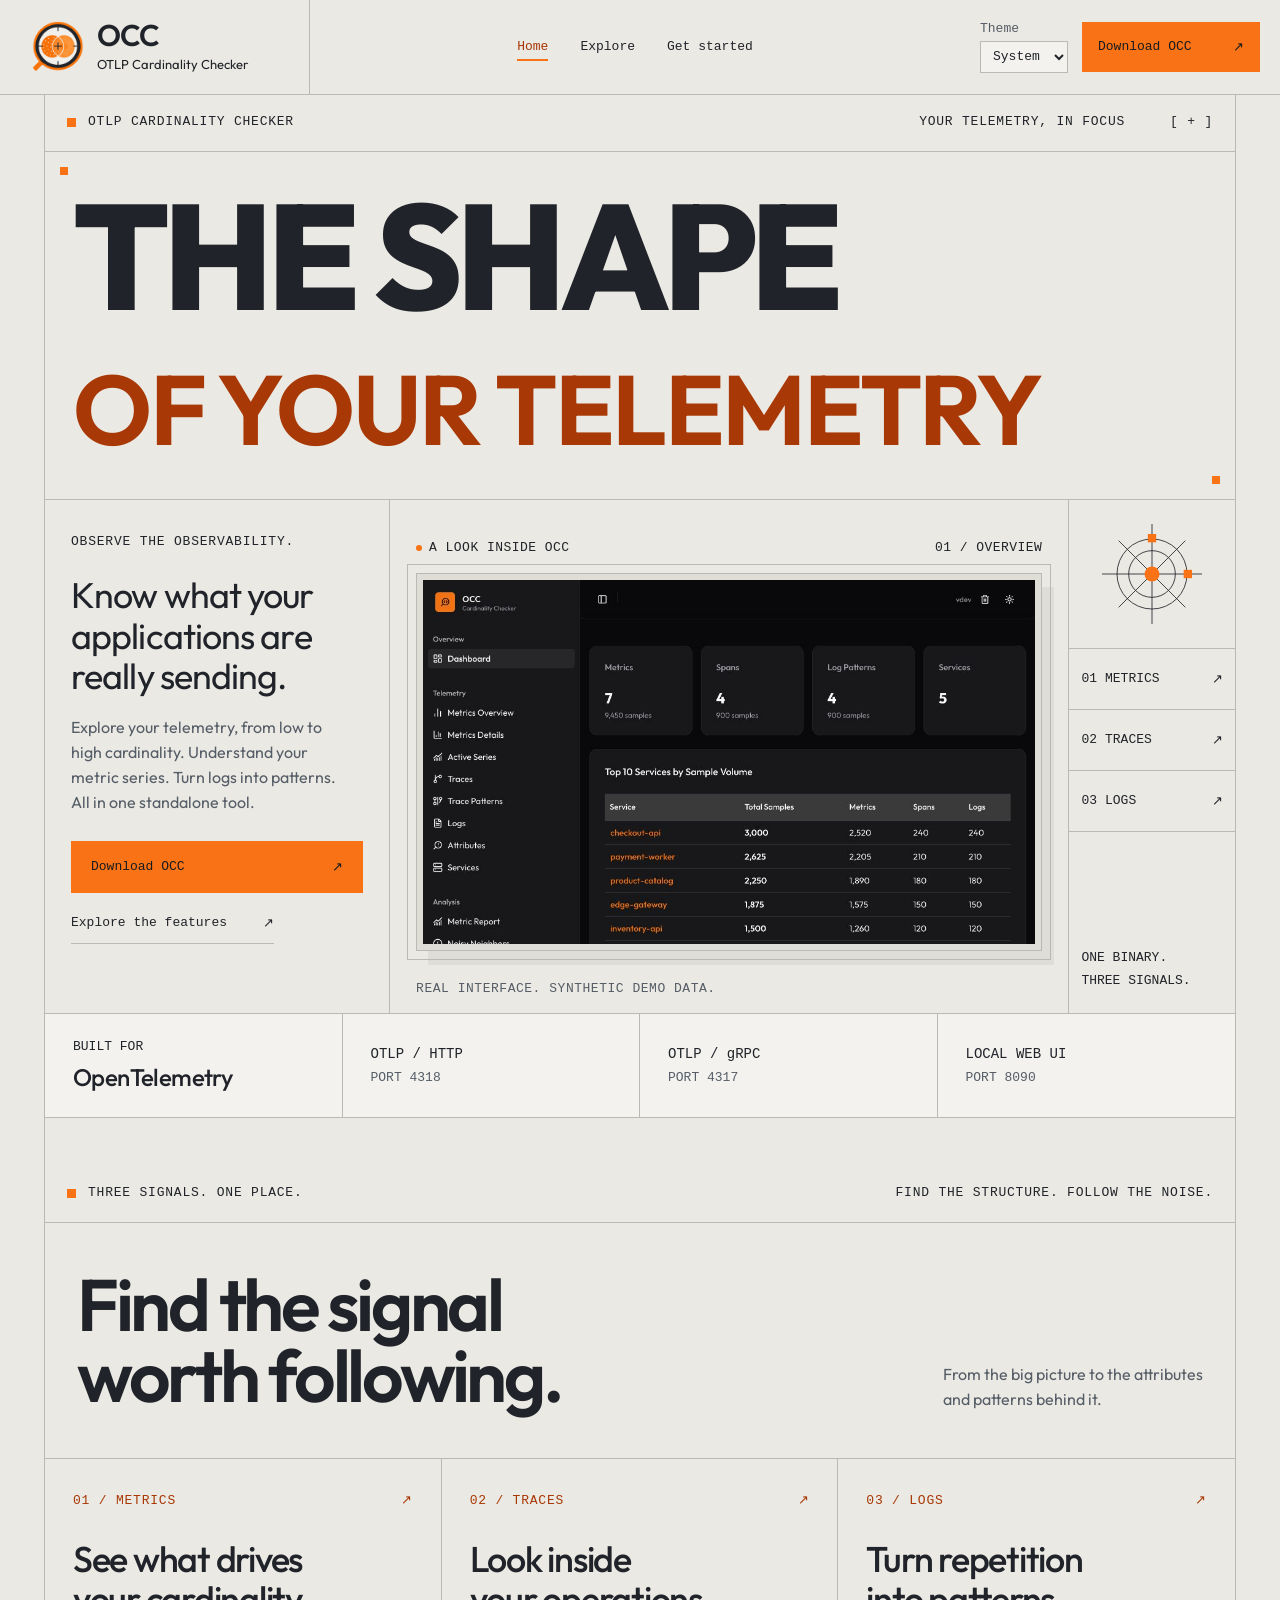
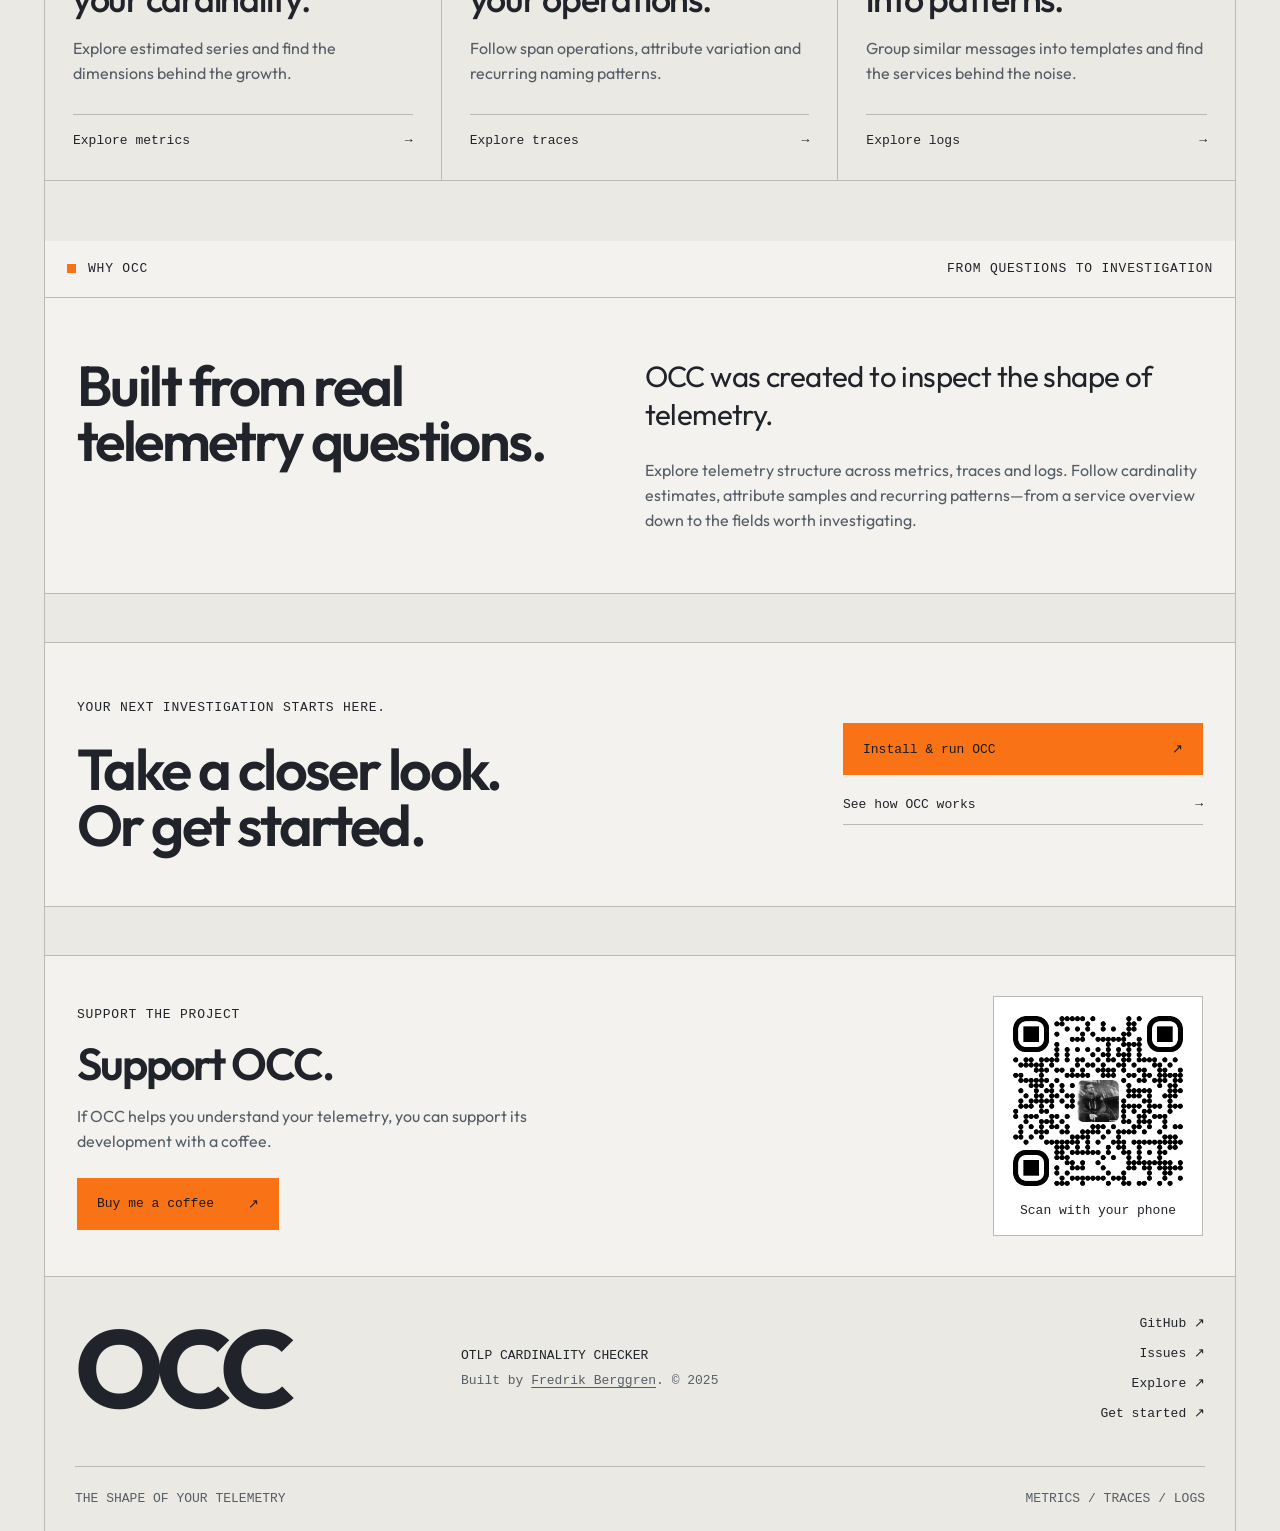
<file: index.html>
<!doctype html>
<html lang="en">
<head>
  <meta charset="utf-8">
  <meta name="viewport" content="width=device-width, initial-scale=1">
  <meta http-equiv="Content-Security-Policy" content="default-src 'none'; script-src 'self'; style-src 'self'; img-src 'self'; font-src 'self'; connect-src https://api.github.com; base-uri 'none'; object-src 'none'; form-action 'none'">
  <meta name="referrer" content="no-referrer">
  <meta name="theme-color" content="#ebe9e3">
  <meta name="description" content="Meet OCC: a standalone tool to explore OpenTelemetry metrics, traces and logs. Understand cardinality, inspect attributes and find the noise in your telemetry.">
  <meta property="og:title" content="OCC — The shape of your telemetry.">
  <meta property="og:description" content="Meet OCC: a standalone tool to explore OpenTelemetry metrics, traces and logs. Understand cardinality, inspect attributes and find the noise in your telemetry.">
  <meta property="og:type" content="website">
  <title>OCC — The shape of your telemetry.</title>
  <link rel="icon" type="image/png" sizes="64x64" href="assets/favicon.png?v=20261021-brand">
  <link rel="preload" href="assets/fonts/outfit-latin.woff2" as="font" type="font/woff2" crossorigin>
  <script src="theme.js"></script>
  <link rel="stylesheet" href="styles.css?v=20261021-support">
  <script src="app.js?v=20261021-pages" defer></script>
</head>
<body class="home-page" data-page="home">
  <a class="skip-link" href="#main">Skip to content</a>
  <header class="site-header">
    <a class="brand" href="index.html" aria-label="OCC home">
      <img class="brand-mark" src="assets/logo-mark.png" width="52" height="52" alt="" aria-hidden="true">
      <span>OCC<small>OTLP Cardinality Checker</small></span>
    </a>
    <nav aria-label="Main navigation">
      <a href="index.html" aria-current="page">Home</a><a href="explore.html">Explore</a><a href="get-started.html">Get started</a>
    </nav>
    <div class="header-actions"><label class="theme-picker" for="theme-select">Theme<select id="theme-select" aria-label="Color theme"><option value="system">System</option><option value="light">Light</option><option value="dark">Dark</option></select></label><a class="header-download" href="get-started.html#download">Download OCC <span aria-hidden="true">↗</span></a></div>
  </header>

  <main id="main" class="page-shell">
    <section class="hero" aria-labelledby="hero-title">
      <div class="section-rail"><span><i class="square"></i> OTLP CARDINALITY CHECKER</span><span class="rail-right">YOUR TELEMETRY, IN FOCUS <span aria-hidden="true">[ + ]</span></span></div>
      <div class="hero-title-wrap"><h1 id="hero-title">THE SHAPE<br><span>OF YOUR TELEMETRY</span></h1><span class="registration top-left" aria-hidden="true"></span><span class="registration bottom-right" aria-hidden="true"></span></div>
      <div class="hero-body">
        <div class="hero-intro"><p class="eyebrow">OBSERVE THE OBSERVABILITY.</p><p class="hero-description">Know what your<br class="desktop-break"> applications are<br class="desktop-break"> really sending.</p><p class="body-copy">Explore your telemetry, from low to high cardinality. Understand your metric series. Turn logs into patterns. All in one standalone tool.</p><a class="button button-orange" href="get-started.html#download">Download OCC <span aria-hidden="true">↗</span></a><a class="text-link" href="explore.html">Explore the features <span aria-hidden="true">↗</span></a></div>
        <figure class="hero-product"><div class="image-label"><span><i class="live-dot"></i> A LOOK INSIDE OCC</span><span>01 / OVERVIEW</span></div><div class="screen-frame"><img src="assets/dashboard.jpg" alt="OCC dashboard showing metrics, spans, log patterns and five services with synthetic demo telemetry" width="997" height="1194" fetchpriority="high"></div><figcaption>REAL INTERFACE. SYNTHETIC DEMO DATA.</figcaption></figure>
        <aside class="hero-index" aria-label="Supported telemetry signals"><div class="scope-symbol" aria-hidden="true"><svg viewBox="0 0 120 120"><g fill="none" stroke="currentColor"><circle cx="60" cy="60" r="42"/><circle cx="60" cy="60" r="28"/><path d="M0 60h120M60 0v120M20 20l80 80M20 100l80-80"/></g><g fill="#f97316"><circle cx="60" cy="60" r="9"/><rect x="55" y="12" width="10" height="10"/><rect x="98" y="55" width="10" height="10"/></g></svg></div><a href="explore.html#metrics">01 <span>METRICS</span> ↗</a><a href="explore.html#traces">02 <span>TRACES</span> ↗</a><a href="explore.html#logs">03 <span>LOGS</span> ↗</a><div class="index-foot">ONE BINARY.<br>THREE SIGNALS.</div></aside>
      </div>
      <div class="protocol-strip"><span>BUILT FOR<br><strong>OpenTelemetry</strong></span><span><b>OTLP / HTTP</b><small>PORT 4318</small></span><span><b>OTLP / gRPC</b><small>PORT 4317</small></span><span><b>LOCAL WEB UI</b><small>PORT 8090</small></span></div>
    </section>

    <section class="home-preview" aria-labelledby="preview-title">
      <div class="section-rail"><span><i class="square"></i> THREE SIGNALS. ONE PLACE.</span><span class="rail-right">FIND THE STRUCTURE. FOLLOW THE NOISE.</span></div>
      <div class="section-heading"><h2 id="preview-title">Find the signal<br>worth following.</h2><p>From the big picture to the attributes<br>and patterns behind it.</p></div>
      <div class="preview-grid">
        <a class="preview-card" href="explore.html#metrics"><span class="eyebrow">01 / METRICS <span aria-hidden="true">↗</span></span><h3>See what drives<br>your cardinality.</h3><p>Explore estimated series and find the dimensions behind the growth.</p><span class="preview-link">Explore metrics <span aria-hidden="true">→</span></span></a>
        <a class="preview-card" href="explore.html#traces"><span class="eyebrow">02 / TRACES <span aria-hidden="true">↗</span></span><h3>Look inside<br>your operations.</h3><p>Follow span operations, attribute variation and recurring naming patterns.</p><span class="preview-link">Explore traces <span aria-hidden="true">→</span></span></a>
        <a class="preview-card" href="explore.html#logs"><span class="eyebrow">03 / LOGS <span aria-hidden="true">↗</span></span><h3>Turn repetition<br>into patterns.</h3><p>Group similar messages into templates and find the services behind the noise.</p><span class="preview-link">Explore logs <span aria-hidden="true">→</span></span></a>
      </div>
    </section>

    <section id="why-occ" class="story-section" aria-labelledby="story-title">
      <div class="section-rail"><span><i class="square"></i> WHY OCC</span><span class="rail-right">FROM QUESTIONS TO INVESTIGATION</span></div>
      <div class="story-content">
        <h2 id="story-title">Built from real telemetry questions.</h2>
        <div><p class="story-lead">OCC was created to inspect the shape of telemetry.</p><p class="story-description">Explore telemetry structure across metrics, traces and logs. Follow cardinality estimates, attribute samples and recurring patterns—from a service overview down to the fields worth investigating.</p></div>
      </div>
    </section>

    <section class="next-steps" aria-labelledby="next-title">
      <div><span class="eyebrow">YOUR NEXT INVESTIGATION STARTS HERE.</span><h2 id="next-title">Take a closer look.<br>Or get started.</h2></div>
      <div class="next-step-actions"><a class="button button-orange" href="get-started.html">Install &amp; run OCC <span aria-hidden="true">↗</span></a><a class="text-link" href="explore.html#workflow">See how OCC works <span aria-hidden="true">→</span></a></div>
    </section>

    <aside id="support" class="support-section" aria-labelledby="support-title">
      <div class="support-copy"><span class="eyebrow">SUPPORT THE PROJECT</span><h2 id="support-title">Support OCC.</h2><p>If OCC helps you understand your telemetry, you can support its development with a coffee.</p><a class="button button-orange" href="https://www.buymeacoffee.com/fiddeb" target="_blank" rel="noopener">Buy me a coffee <span aria-hidden="true">↗</span></a></div>
      <a class="support-qr" href="https://www.buymeacoffee.com/fiddeb" target="_blank" rel="noopener" aria-label="Support Fredrik Berggren on Buy Me a Coffee"><img src="assets/support-qr.png" width="180" height="180" loading="lazy" alt="QR code for Fredrik Berggren's Buy Me a Coffee page"><span>Scan with your phone</span></a>
    </aside>

  <footer class="site-footer"><a class="footer-wordmark" href="index.html" aria-label="OCC home">OCC</a><div><p>OTLP CARDINALITY CHECKER</p><span>Built by <a href="https://www.linkedin.com/in/fredrik-berggren-a57a8a9a" target="_blank" rel="noopener" class="author-link">Fredrik Berggren</a>. © 2025</span></div><div class="footer-links"><a href="https://github.com/fiddeb/occ" target="_blank" rel="noopener">GitHub ↗</a><a href="https://github.com/fiddeb/occ/issues" target="_blank" rel="noopener">Issues ↗</a><a href="explore.html">Explore ↗</a><a href="get-started.html">Get started ↗</a></div><div class="footer-bottom"><span>THE SHAPE OF YOUR TELEMETRY</span><span>METRICS / TRACES / LOGS</span></div></footer>
  </main>
  <div id="copy-status" class="copy-status" role="status" aria-live="polite"></div>
</body>
</html>
</file>
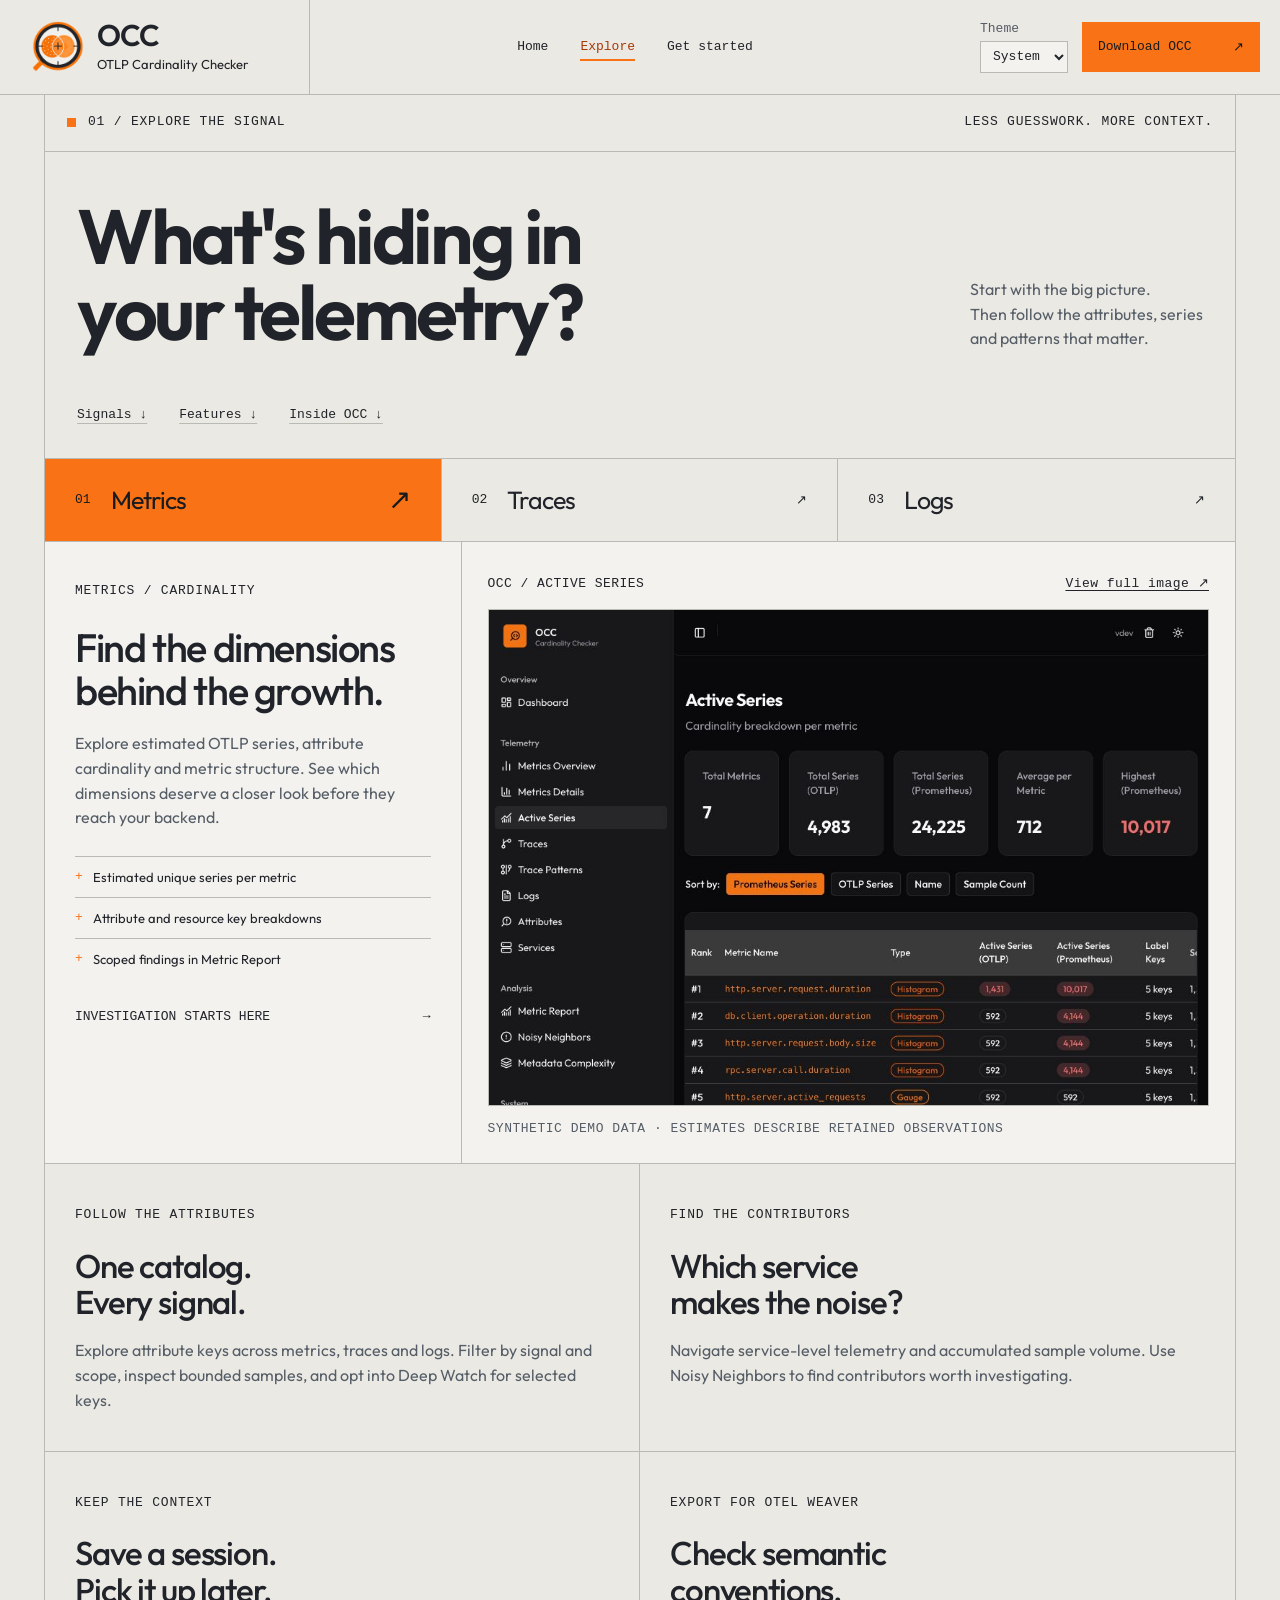
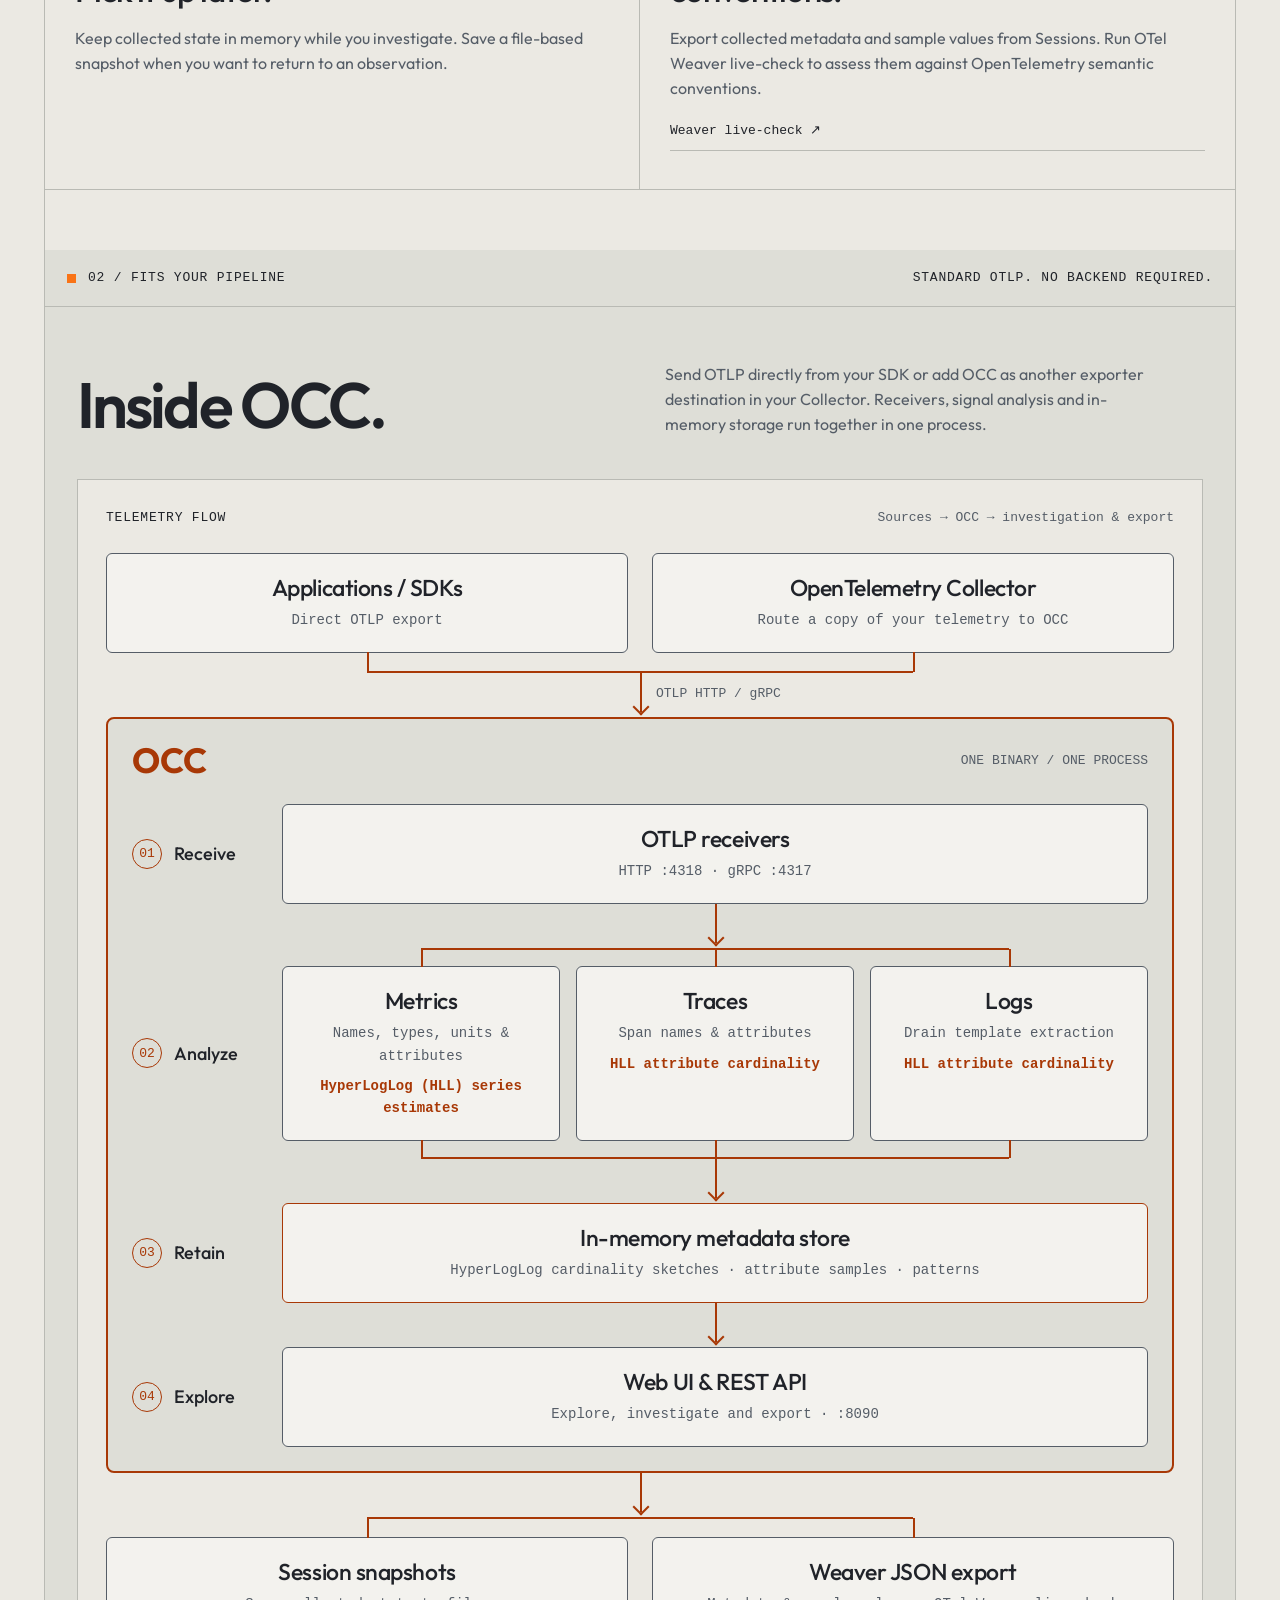
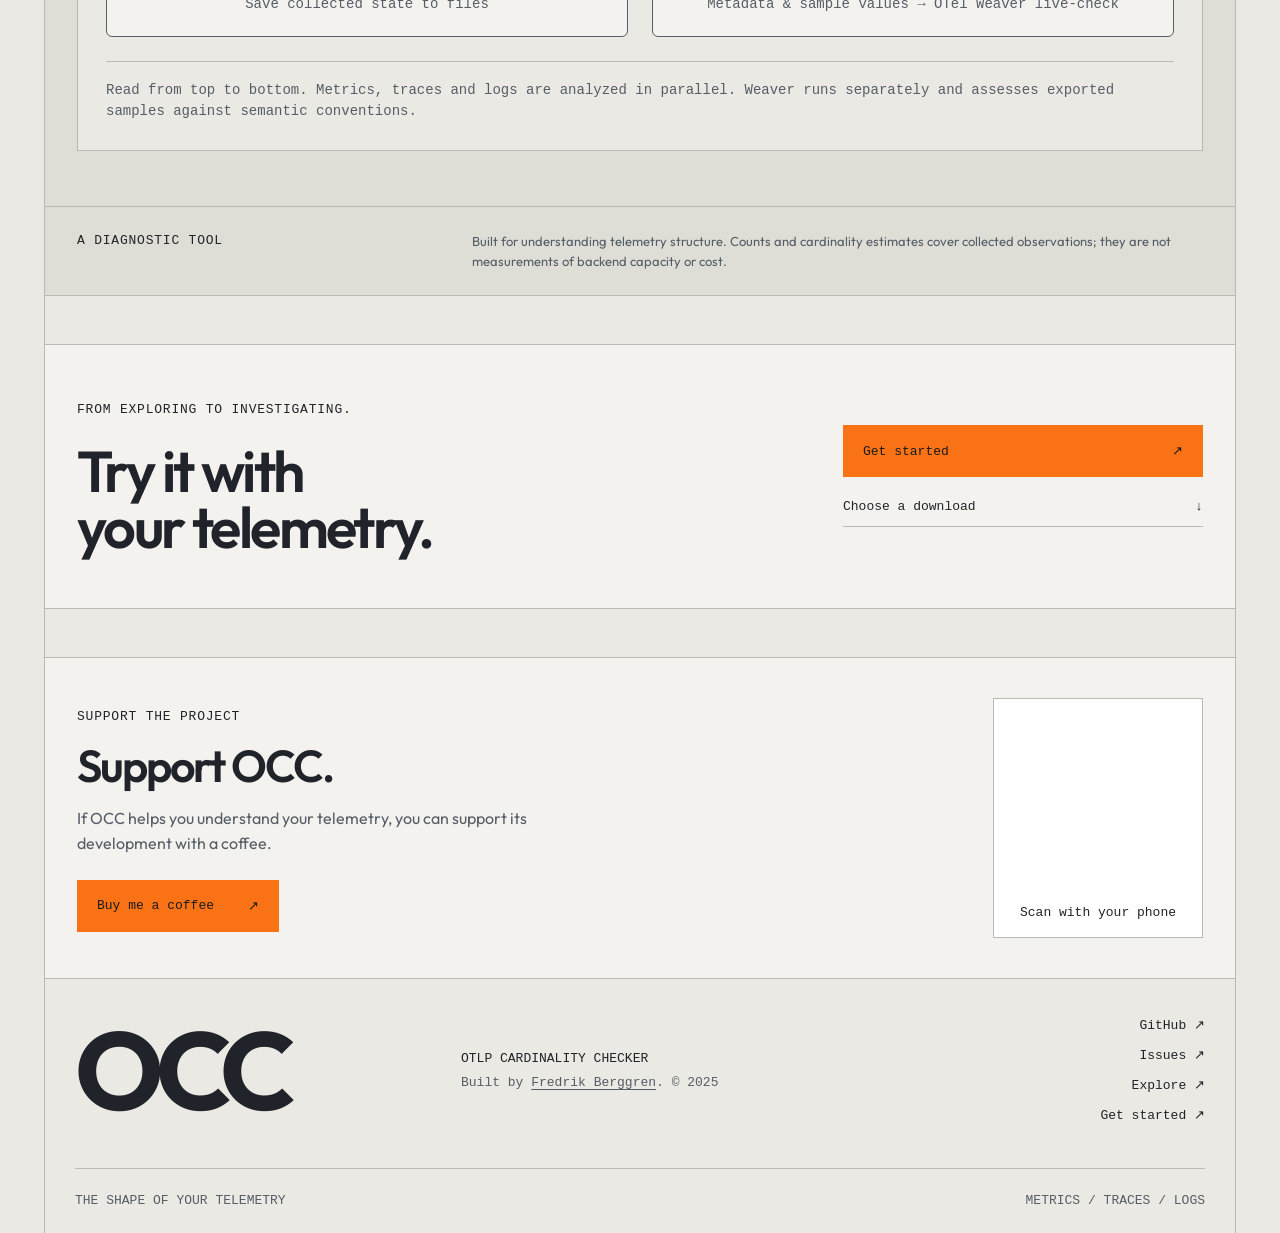
<file: explore.html>
<!doctype html>
<html lang="en">
<head>
  <meta charset="utf-8">
  <meta name="viewport" content="width=device-width, initial-scale=1">
  <meta http-equiv="Content-Security-Policy" content="default-src 'none'; script-src 'self'; style-src 'self'; img-src 'self'; font-src 'self'; connect-src https://api.github.com; base-uri 'none'; object-src 'none'; form-action 'none'">
  <meta name="referrer" content="no-referrer">
  <meta name="theme-color" content="#ebe9e3">
  <meta name="description" content="Explore OCC features for OpenTelemetry metrics, traces and logs. See cardinality estimates, attribute samples, log patterns and how OCC works.">
  <meta property="og:title" content="Explore OCC — Metrics, traces &amp; logs.">
  <meta property="og:description" content="Explore OCC features for OpenTelemetry metrics, traces and logs. See cardinality estimates, attribute samples, log patterns and how OCC works.">
  <meta property="og:type" content="website">
  <title>Explore OCC — Metrics, traces &amp; logs.</title>
  <link rel="icon" type="image/png" sizes="64x64" href="assets/favicon.png?v=20261021-brand">
  <link rel="preload" href="assets/fonts/outfit-latin.woff2" as="font" type="font/woff2" crossorigin>
  <script src="theme.js"></script>
  <link rel="stylesheet" href="styles.css?v=20261021-support">
  <script src="app.js?v=20261021-pages" defer></script>
</head>
<body class="detail-page" data-page="explore">
  <a class="skip-link" href="#main">Skip to content</a>
  <header class="site-header">
    <a class="brand" href="index.html" aria-label="OCC home">
      <img class="brand-mark" src="assets/logo-mark.png" width="52" height="52" alt="" aria-hidden="true">
      <span>OCC<small>OTLP Cardinality Checker</small></span>
    </a>
    <nav aria-label="Main navigation">
      <a href="index.html">Home</a><a href="explore.html" aria-current="page">Explore</a><a href="get-started.html">Get started</a>
    </nav>
    <div class="header-actions"><label class="theme-picker" for="theme-select">Theme<select id="theme-select" aria-label="Color theme"><option value="system">System</option><option value="light">Light</option><option value="dark">Dark</option></select></label><a class="header-download" href="get-started.html#download">Download OCC <span aria-hidden="true">↗</span></a></div>
  </header>

  <main id="main" class="page-shell">
    <section id="explore" class="explore-section" aria-labelledby="explore-title">
      <div class="section-rail"><span><i class="square"></i> 01 / EXPLORE THE SIGNAL</span><span class="rail-right">LESS GUESSWORK. MORE CONTEXT.</span></div>
      <div class="section-heading"><h1 class="page-title" id="explore-title">What's hiding in<br>your telemetry?</h1><p>Start with the big picture.<br>Then follow the attributes, series<br>and patterns that matter.</p></div>
      <nav class="page-links" aria-label="On this page"><a href="#signal-panel">Signals ↓</a><a href="#capabilities">Features ↓</a><a href="#workflow">Inside OCC ↓</a></nav>
      <div class="signal-tabs" role="tablist" aria-label="Explore telemetry signals"><button id="tab-metrics" role="tab" aria-selected="true" aria-controls="signal-panel" data-signal="metrics">01 <span id="metrics">Metrics</span><span aria-hidden="true">↗</span></button><button id="tab-traces" role="tab" aria-selected="false" aria-controls="signal-panel" tabindex="-1" data-signal="traces">02 <span id="traces">Traces</span><span aria-hidden="true">↗</span></button><button id="tab-logs" role="tab" aria-selected="false" aria-controls="signal-panel" tabindex="-1" data-signal="logs">03 <span id="logs">Logs</span><span aria-hidden="true">↗</span></button></div>
      <div id="signal-panel" class="signal-panel" role="tabpanel" aria-labelledby="tab-metrics" tabindex="0"><div class="signal-copy"><span class="eyebrow" id="signal-kicker">METRICS / CARDINALITY</span><h3 id="signal-title">Find the dimensions<br>behind the growth.</h3><p id="signal-description">Explore estimated OTLP series, attribute cardinality and metric structure. See which dimensions deserve a closer look before they reach your backend.</p><ul id="signal-features"><li>Estimated unique series per metric</li><li>Attribute and resource key breakdowns</li><li>Scoped findings in Metric Report</li></ul><span class="annotation">INVESTIGATION STARTS HERE <span aria-hidden="true">→</span></span></div><figure class="signal-image"><div class="image-label"><span id="signal-screen-label">OCC / ACTIVE SERIES</span><a id="full-image" href="assets/active-series.jpg" target="_blank" rel="noopener">View full image ↗</a></div><img id="signal-screenshot" src="assets/active-series.jpg" width="997" height="1194" loading="lazy" alt="OCC Active Series view showing estimates for seven demo metrics"><figcaption>SYNTHETIC DEMO DATA · ESTIMATES DESCRIBE RETAINED OBSERVATIONS</figcaption></figure></div>
      <noscript><p class="noscript-note">OCC also explores span operations and groups log messages into templates. <a href="assets/traces.jpg">See traces</a> · <a href="assets/logs.jpg">See logs</a>.</p></noscript>
      <div id="capabilities" class="capability-row"><article><span class="eyebrow">FOLLOW THE ATTRIBUTES</span><h3>One catalog.<br>Every signal.</h3><p>Explore attribute keys across metrics, traces and logs. Filter by signal and scope, inspect bounded samples, and opt into Deep Watch for selected keys.</p></article><article><span class="eyebrow">FIND THE CONTRIBUTORS</span><h3>Which service<br>makes the noise?</h3><p>Navigate service-level telemetry and accumulated sample volume. Use Noisy Neighbors to find contributors worth investigating.</p></article><article><span class="eyebrow">KEEP THE CONTEXT</span><h3>Save a session.<br>Pick it up later.</h3><p>Keep collected state in memory while you investigate. Save a file-based snapshot when you want to return to an observation.</p></article><article><span class="eyebrow">EXPORT FOR OTEL WEAVER</span><h3>Check semantic<br>conventions.</h3><p>Export collected metadata and sample values from Sessions. Run OTel Weaver live-check to assess them against OpenTelemetry semantic conventions.</p><a class="text-link" href="https://github.com/open-telemetry/weaver/blob/main/crates/weaver_live_check/README.md" target="_blank" rel="noopener">Weaver live-check ↗</a></article></div>
    </section>

    <section id="workflow" class="workflow-section" aria-labelledby="workflow-title">
      <div class="section-rail"><span><i class="square"></i> 02 / FITS YOUR PIPELINE</span><span class="rail-right">STANDARD OTLP. NO BACKEND REQUIRED.</span></div>
      <div class="workflow-content">
        <div class="workflow-intro"><h2 id="workflow-title">Inside OCC.</h2><p>Send OTLP directly from your SDK or add OCC as another exporter destination in your Collector. Receivers, signal analysis and in-memory storage run together in one process.</p></div>
        <figure class="architecture" aria-labelledby="architecture-title" aria-describedby="architecture-caption">
          <div class="architecture-heading"><strong id="architecture-title">TELEMETRY FLOW</strong><span>Sources → OCC → investigation &amp; export</span></div>
          <div class="architecture-sources"><div class="architecture-node"><strong>Applications / SDKs</strong><span>Direct OTLP export</span></div><div class="architecture-node"><strong>OpenTelemetry Collector</strong><span>Route a copy of your telemetry to OCC</span></div></div>
          <div class="architecture-arrow"><span>OTLP HTTP / gRPC</span></div>
          <div class="occ-boundary">
            <div class="occ-boundary-label"><strong>OCC</strong><span>ONE BINARY / ONE PROCESS</span></div>
            <div class="architecture-stage"><div class="architecture-stage-label"><span>01</span> Receive</div><div class="architecture-node"><strong>OTLP receivers</strong><span>HTTP :4318 · gRPC :4317</span></div></div>
            <div class="architecture-arrow" aria-hidden="true"></div>
            <div class="architecture-stage"><div class="architecture-stage-label"><span>02</span> Analyze</div><div class="architecture-analyzers"><div class="architecture-node"><strong>Metrics</strong><span>Names, types, units &amp; attributes</span><span class="architecture-method">HyperLogLog (HLL) series estimates</span></div><div class="architecture-node"><strong>Traces</strong><span>Span names &amp; attributes</span><span class="architecture-method">HLL attribute cardinality</span></div><div class="architecture-node"><strong>Logs</strong><span>Drain template extraction</span><span class="architecture-method">HLL attribute cardinality</span></div></div></div>
            <div class="architecture-arrow" aria-hidden="true"></div>
            <div class="architecture-stage"><div class="architecture-stage-label"><span>03</span> Retain</div><div class="architecture-node architecture-store"><strong>In-memory metadata store</strong><span>HyperLogLog cardinality sketches · attribute samples · patterns</span></div></div>
            <div class="architecture-arrow" aria-hidden="true"></div>
            <div class="architecture-stage"><div class="architecture-stage-label"><span>04</span> Explore</div><div class="architecture-node"><strong>Web UI &amp; REST API</strong><span>Explore, investigate and export · :8090</span></div></div>
          </div>
          <div class="architecture-arrow" aria-hidden="true"></div>
          <div class="architecture-exports"><div class="architecture-node"><strong>Session snapshots</strong><span>Save collected state to files</span></div><div class="architecture-node"><strong>Weaver JSON export</strong><span>Metadata &amp; sample values → OTel Weaver live-check</span></div></div>
          <figcaption id="architecture-caption">Read from top to bottom. Metrics, traces and logs are analyzed in parallel. Weaver runs separately and assesses exported samples against semantic conventions.</figcaption>
        </figure>
      </div>
      <div class="workflow-note"><span class="eyebrow">A DIAGNOSTIC TOOL</span><p>Built for understanding telemetry structure. Counts and cardinality estimates cover collected observations; they are not measurements of backend capacity or cost.</p></div>
    </section>

    <section class="next-steps" aria-labelledby="next-title"><div><span class="eyebrow">FROM EXPLORING TO INVESTIGATING.</span><h2 id="next-title">Try it with<br>your telemetry.</h2></div><div class="next-step-actions"><a class="button button-orange" href="get-started.html">Get started <span aria-hidden="true">↗</span></a><a class="text-link" href="get-started.html#download">Choose a download <span aria-hidden="true">↓</span></a></div></section>

    <aside id="support" class="support-section" aria-labelledby="support-title">
      <div class="support-copy"><span class="eyebrow">SUPPORT THE PROJECT</span><h2 id="support-title">Support OCC.</h2><p>If OCC helps you understand your telemetry, you can support its development with a coffee.</p><a class="button button-orange" href="https://www.buymeacoffee.com/fiddeb" target="_blank" rel="noopener">Buy me a coffee <span aria-hidden="true">↗</span></a></div>
      <a class="support-qr" href="https://www.buymeacoffee.com/fiddeb" target="_blank" rel="noopener" aria-label="Support Fredrik Berggren on Buy Me a Coffee"><img src="assets/support-qr.png" width="180" height="180" loading="lazy" alt="QR code for Fredrik Berggren's Buy Me a Coffee page"><span>Scan with your phone</span></a>
    </aside>

  <footer class="site-footer"><a class="footer-wordmark" href="index.html" aria-label="OCC home">OCC</a><div><p>OTLP CARDINALITY CHECKER</p><span>Built by <a href="https://www.linkedin.com/in/fredrik-berggren-a57a8a9a" target="_blank" rel="noopener" class="author-link">Fredrik Berggren</a>. © 2025</span></div><div class="footer-links"><a href="https://github.com/fiddeb/occ" target="_blank" rel="noopener">GitHub ↗</a><a href="https://github.com/fiddeb/occ/issues" target="_blank" rel="noopener">Issues ↗</a><a href="explore.html">Explore ↗</a><a href="get-started.html">Get started ↗</a></div><div class="footer-bottom"><span>THE SHAPE OF YOUR TELEMETRY</span><span>METRICS / TRACES / LOGS</span></div></footer>
  </main>
  <div id="copy-status" class="copy-status" role="status" aria-live="polite"></div>
</body>
</html>
</file>
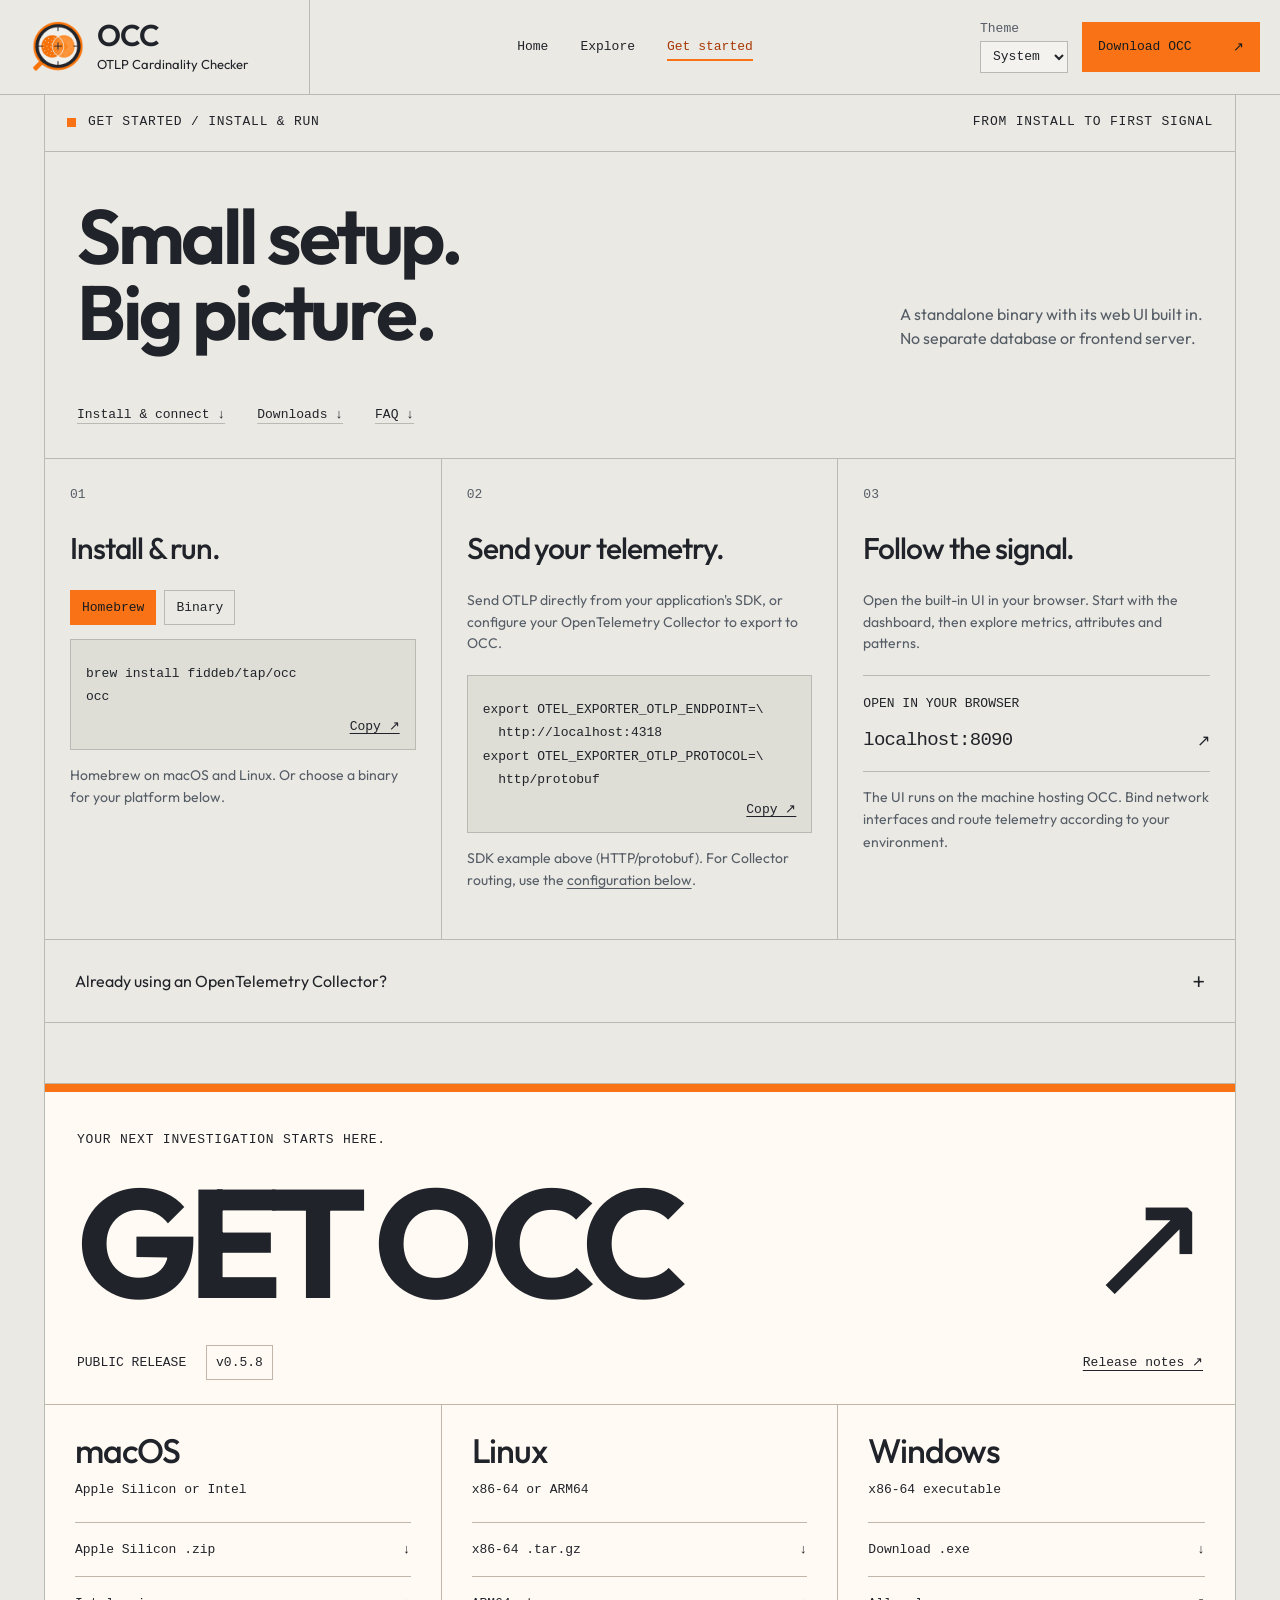
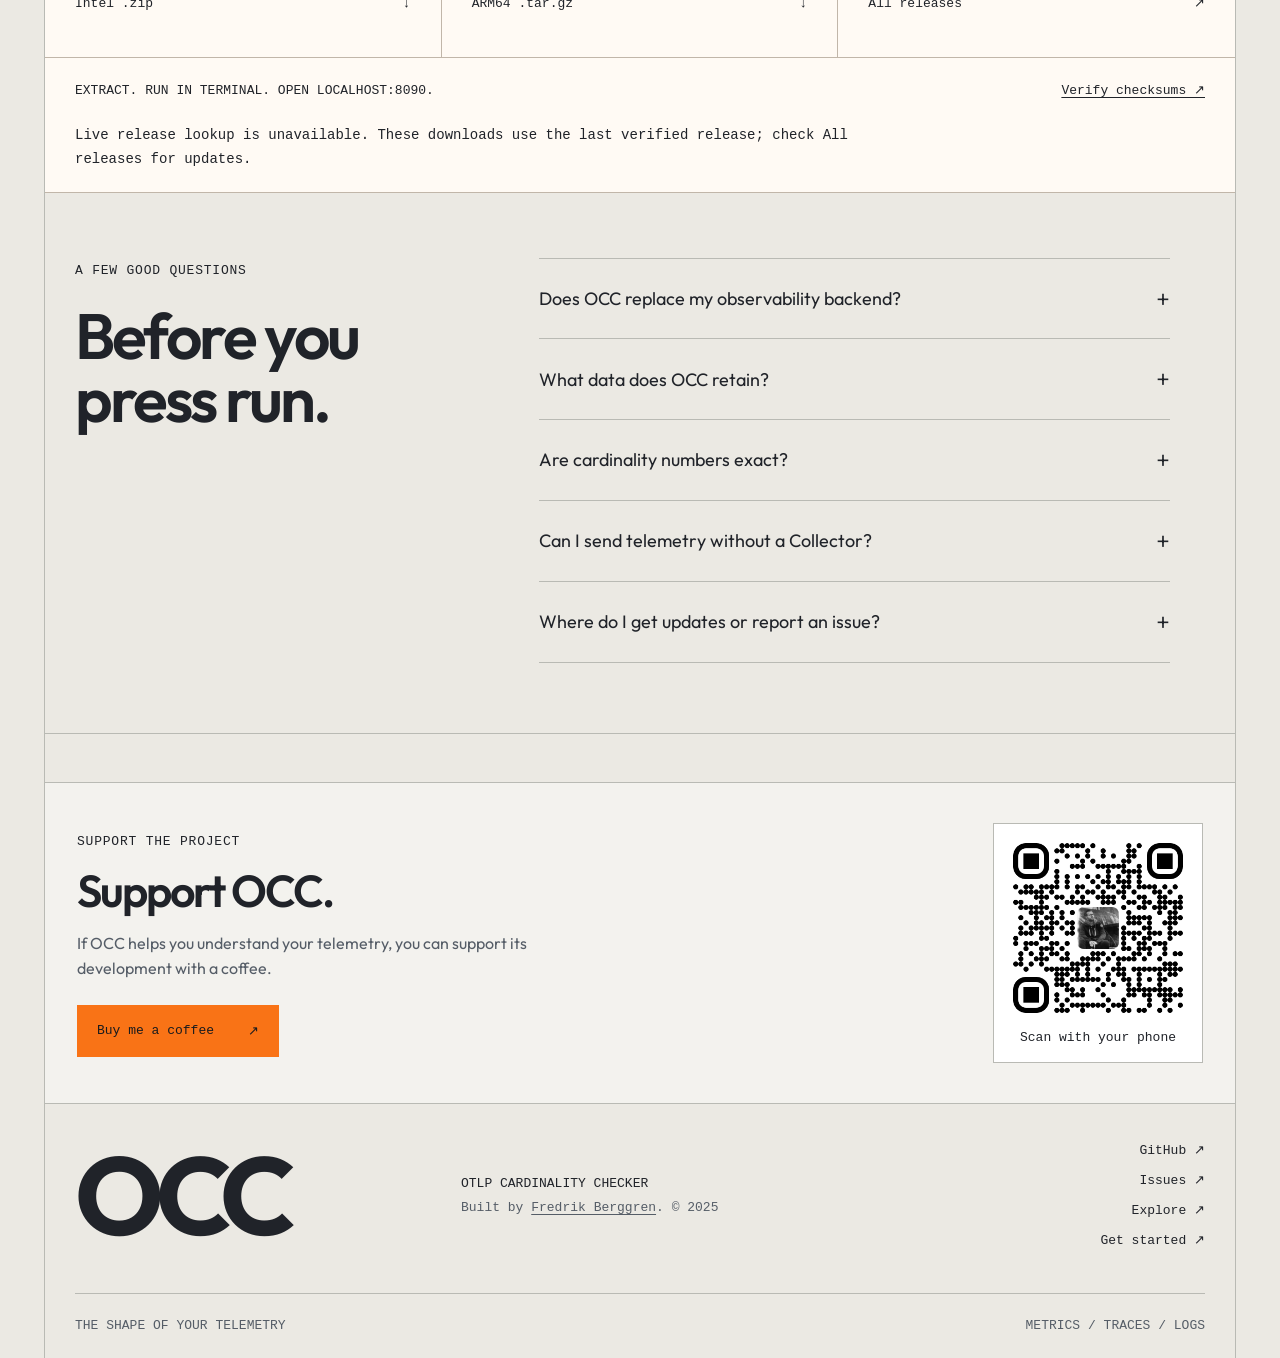
<file: get-started.html>
<!doctype html>
<html lang="en">
<head>
  <meta charset="utf-8">
  <meta name="viewport" content="width=device-width, initial-scale=1">
  <meta http-equiv="Content-Security-Policy" content="default-src 'none'; script-src 'self'; style-src 'self'; img-src 'self'; font-src 'self'; connect-src https://api.github.com; base-uri 'none'; object-src 'none'; form-action 'none'">
  <meta name="referrer" content="no-referrer">
  <meta name="theme-color" content="#ebe9e3">
  <meta name="description" content="Install OCC, connect your SDK or OpenTelemetry Collector and start exploring telemetry. Downloads for macOS, Linux and Windows, setup examples and FAQ.">
  <meta property="og:title" content="Get started with OCC — Install &amp; download.">
  <meta property="og:description" content="Install OCC, connect your SDK or OpenTelemetry Collector and start exploring telemetry. Downloads for macOS, Linux and Windows, setup examples and FAQ.">
  <meta property="og:type" content="website">
  <title>Get started with OCC — Install &amp; download.</title>
  <link rel="icon" type="image/png" sizes="64x64" href="assets/favicon.png?v=20261021-brand">
  <link rel="preload" href="assets/fonts/outfit-latin.woff2" as="font" type="font/woff2" crossorigin>
  <script src="theme.js"></script>
  <link rel="stylesheet" href="styles.css?v=20261021-support">
  <script src="app.js?v=20261021-pages" defer></script>
</head>
<body class="detail-page" data-page="get-started">
  <a class="skip-link" href="#main">Skip to content</a>
  <header class="site-header">
    <a class="brand" href="index.html" aria-label="OCC home">
      <img class="brand-mark" src="assets/logo-mark.png" width="52" height="52" alt="" aria-hidden="true">
      <span>OCC<small>OTLP Cardinality Checker</small></span>
    </a>
    <nav aria-label="Main navigation">
      <a href="index.html">Home</a><a href="explore.html">Explore</a><a href="get-started.html" aria-current="page">Get started</a>
    </nav>
    <div class="header-actions"><label class="theme-picker" for="theme-select">Theme<select id="theme-select" aria-label="Color theme"><option value="system">System</option><option value="light">Light</option><option value="dark">Dark</option></select></label><a class="header-download" href="get-started.html#download">Download OCC <span aria-hidden="true">↗</span></a></div>
  </header>

  <main id="main" class="page-shell">
    <section id="start" class="start-section" aria-labelledby="start-title"><div class="section-rail"><span><i class="square"></i> GET STARTED / INSTALL &amp; RUN</span><span class="rail-right">FROM INSTALL TO FIRST SIGNAL</span></div><div class="section-heading"><h1 class="page-title" id="start-title">Small setup.<br>Big picture.</h1><p>A standalone binary with its web UI built in.<br>No separate database or frontend server.</p></div><nav class="page-links" aria-label="On this page"><a href="#setup">Install &amp; connect ↓</a><a href="#download">Downloads ↓</a><a href="#faq">FAQ ↓</a></nav><div id="setup" class="setup-grid"><article class="setup-step"><span class="step-number">01</span><h3>Install &amp; run.</h3><div class="install-tabs" role="tablist" aria-label="Installation method"><button role="tab" id="install-tab-brew" aria-selected="true" aria-controls="install-panel" data-install="brew">Homebrew</button><button role="tab" id="install-tab-binary" aria-selected="false" aria-controls="install-panel" tabindex="-1" data-install="binary">Binary</button></div><div id="install-panel" role="tabpanel" aria-labelledby="install-tab-brew"><div class="code-block"><pre><code id="install-code">brew install fiddeb/tap/occ
occ</code></pre><button class="copy-button" data-copy="install-code" aria-label="Copy installation commands">Copy ↗</button></div><p id="install-note" class="small-note">Homebrew on macOS and Linux. Or choose a binary for your platform below.</p></div></article><article class="setup-step"><span class="step-number">02</span><h3>Send your telemetry.</h3><p>Send OTLP directly from your application's SDK, or configure your OpenTelemetry Collector to export to OCC.</p><div class="code-block"><pre><code id="exporter-code">export OTEL_EXPORTER_OTLP_ENDPOINT=\
  http://localhost:4318
export OTEL_EXPORTER_OTLP_PROTOCOL=\
  http/protobuf</code></pre><button class="copy-button" data-copy="exporter-code" aria-label="Copy exporter configuration">Copy ↗</button></div><p class="small-note">SDK example above (HTTP/protobuf). For Collector routing, use the <a href="#collector-config">configuration below</a>.</p></article><article class="setup-step"><span class="step-number">03</span><h3>Follow the signal.</h3><p>Open the built-in UI in your browser. Start with the dashboard, then explore metrics, attributes and patterns.</p><div class="local-address"><span>OPEN IN YOUR BROWSER</span><code>localhost:8090</code><span aria-hidden="true">↗</span></div><p class="small-note">The UI runs on the machine hosting OCC. Bind network interfaces and route telemetry according to your environment.</p></article></div><details id="collector-config" class="collector-config"><summary>Already using an OpenTelemetry Collector? <span aria-hidden="true">+</span></summary><div><p>Add OCC to your existing exporters and the signal pipelines you want to inspect. Keep your existing receivers, processors and backend exporters.</p><div class="code-block"><pre><code id="collector-code">exporters:
  otlphttp/occ:
    endpoint: http://localhost:4318

service:
  pipelines:
    metrics:
      receivers: [otlp]
      exporters: [otlphttp/occ]
    traces:
      receivers: [otlp]
      exporters: [otlphttp/occ]
    logs:
      receivers: [otlp]
      exporters: [otlphttp/occ]</code></pre><button class="copy-button" data-copy="collector-code" aria-label="Copy Collector example">Copy ↗</button></div><p class="small-note">Example fragment, not a complete Collector configuration. In containers, use the OCC service address instead of localhost.</p></div></details></section>

    <section id="download" class="download-section" aria-labelledby="download-title"><div class="download-heading"><span class="eyebrow">YOUR NEXT INVESTIGATION STARTS HERE.</span><h2 id="download-title">GET OCC<span aria-hidden="true">↗</span></h2><div class="release-line"><span>PUBLIC RELEASE <b data-release-version>v0.5.8</b></span><a data-release-link href="https://github.com/fiddeb/occ/releases/latest" target="_blank" rel="noopener">Release notes ↗</a></div></div><div class="download-platforms"><article><h3>macOS</h3><p>Apple Silicon or Intel</p><a data-asset="otlp_cardinality_checker-darwin-arm64.zip" href="https://github.com/fiddeb/occ/releases/download/v0.5.8/otlp_cardinality_checker-darwin-arm64.zip">Apple Silicon .zip <span aria-hidden="true">↓</span></a><a data-asset="otlp_cardinality_checker-darwin-amd64.zip" href="https://github.com/fiddeb/occ/releases/download/v0.5.8/otlp_cardinality_checker-darwin-amd64.zip">Intel .zip <span aria-hidden="true">↓</span></a></article><article><h3>Linux</h3><p>x86-64 or ARM64</p><a data-asset="otlp_cardinality_checker-linux-amd64.tar.gz" href="https://github.com/fiddeb/occ/releases/download/v0.5.8/otlp_cardinality_checker-linux-amd64.tar.gz">x86-64 .tar.gz <span aria-hidden="true">↓</span></a><a data-asset="otlp_cardinality_checker-linux-arm64.tar.gz" href="https://github.com/fiddeb/occ/releases/download/v0.5.8/otlp_cardinality_checker-linux-arm64.tar.gz">ARM64 .tar.gz <span aria-hidden="true">↓</span></a></article><article><h3>Windows</h3><p>x86-64 executable</p><a data-asset="otlp_cardinality_checker-windows-amd64.exe" href="https://github.com/fiddeb/occ/releases/download/v0.5.8/otlp_cardinality_checker-windows-amd64.exe">Download .exe <span aria-hidden="true">↓</span></a><a href="https://github.com/fiddeb/occ/releases" target="_blank" rel="noopener">All releases <span aria-hidden="true">↗</span></a></article></div><div class="download-footnote"><span>EXTRACT. RUN IN TERMINAL. OPEN LOCALHOST:8090.</span><a data-checksums href="https://github.com/fiddeb/occ/releases/download/v0.5.8/SHA256SUMS">Verify checksums ↗</a></div><p id="release-status" class="release-status" role="status">Download links point to the latest public release verified when this site was prepared.</p></section>

    <section id="faq" class="faq-section" aria-labelledby="faq-title"><div class="faq-heading"><span class="eyebrow">A FEW GOOD QUESTIONS</span><h2 id="faq-title">Before you<br>press run.</h2></div><div class="faq-list"><details><summary>Does OCC replace my observability backend?<span aria-hidden="true">+</span></summary><p>OCC is a diagnostic tool for exploring telemetry structure. Keep your existing backend for long-term storage, querying and alerting. Send a copy of your telemetry to OCC when you want to investigate.</p></details><details><summary>What data does OCC retain?<span aria-hidden="true">+</span></summary><p>Collected state stays in memory until you save a session snapshot to a file. OCC retains bounded attribute value samples and example log bodies. Deep Watch records distinct values for selected keys. Only send data that your retention controls allow.</p></details><details><summary>Are cardinality numbers exact?<span aria-hidden="true">+</span></summary><p>Cardinality estimates use HyperLogLog. They describe retained observations. Metric Report findings are investigation prompts, not proof of faulty instrumentation, guaranteed savings or backend limits. Prometheus classic histogram projections are conditional what-if estimates.</p></details><details><summary>Can I send telemetry without a Collector?<span aria-hidden="true">+</span></summary><p>Yes. Point a compatible OpenTelemetry SDK directly at OCC's OTLP HTTP endpoint on port 4318 or gRPC endpoint on port 4317. A Collector is optional and useful for routing or sending a copy alongside your existing backend export.</p></details><details><summary>Where do I get updates or report an issue?<span aria-hidden="true">+</span></summary><p>Get binaries and release notes from the <a href="https://github.com/fiddeb/occ/releases" target="_blank" rel="noopener">public OCC releases</a>. Report problems in the <a href="https://github.com/fiddeb/occ/issues" target="_blank" rel="noopener">public issue tracker</a>. Versioned builds can check public releases; OCC does not install updates automatically.</p></details></div></section>

    <aside id="support" class="support-section" aria-labelledby="support-title">
      <div class="support-copy"><span class="eyebrow">SUPPORT THE PROJECT</span><h2 id="support-title">Support OCC.</h2><p>If OCC helps you understand your telemetry, you can support its development with a coffee.</p><a class="button button-orange" href="https://www.buymeacoffee.com/fiddeb" target="_blank" rel="noopener">Buy me a coffee <span aria-hidden="true">↗</span></a></div>
      <a class="support-qr" href="https://www.buymeacoffee.com/fiddeb" target="_blank" rel="noopener" aria-label="Support Fredrik Berggren on Buy Me a Coffee"><img src="assets/support-qr.png" width="180" height="180" loading="lazy" alt="QR code for Fredrik Berggren's Buy Me a Coffee page"><span>Scan with your phone</span></a>
    </aside>

  <footer class="site-footer"><a class="footer-wordmark" href="index.html" aria-label="OCC home">OCC</a><div><p>OTLP CARDINALITY CHECKER</p><span>Built by <a href="https://www.linkedin.com/in/fredrik-berggren-a57a8a9a" target="_blank" rel="noopener" class="author-link">Fredrik Berggren</a>. © 2025</span></div><div class="footer-links"><a href="https://github.com/fiddeb/occ" target="_blank" rel="noopener">GitHub ↗</a><a href="https://github.com/fiddeb/occ/issues" target="_blank" rel="noopener">Issues ↗</a><a href="explore.html">Explore ↗</a><a href="get-started.html">Get started ↗</a></div><div class="footer-bottom"><span>THE SHAPE OF YOUR TELEMETRY</span><span>METRICS / TRACES / LOGS</span></div></footer>
  </main>
  <div id="copy-status" class="copy-status" role="status" aria-live="polite"></div>
</body>
</html>
</file>
<file: styles.css>
@font-face{font-family:Outfit;src:url('assets/fonts/outfit-latin.woff2') format('woff2');font-weight:100 900;font-display:swap}
:root{--paper:#ebe9e3;--ink:#202329;--line:#b9bab4;--orange:#f97316;--accent-text:#a83806;--muted:#555d67;--surface:#f3f2ee;--raised:#deded7;--deep:#deded7;--on-accent:#191b1e;--mono:'SFMono-Regular',Consolas,'Liberation Mono',monospace;color-scheme:light}
:root[data-theme="dark"]{--paper:#24282e;--ink:#f1efe9;--line:#4a525e;--orange:#f97316;--accent-text:#f97316;--muted:#bdc4ce;--surface:#2d323a;--raised:#393f49;--deep:#1b1e23;--on-accent:#191b1e;color-scheme:dark}
@media(prefers-color-scheme:dark){:root:not([data-theme="light"]){--paper:#24282e;--ink:#f1efe9;--line:#4a525e;--orange:#f97316;--accent-text:#f97316;--muted:#bdc4ce;--surface:#2d323a;--raised:#393f49;--deep:#1b1e23;--on-accent:#191b1e;color-scheme:dark}}
*{box-sizing:border-box}
html{scroll-behavior:smooth;scroll-padding-top:24px}
body{margin:0;background:var(--paper);color:var(--ink);font-family:Outfit,Arial,sans-serif;-webkit-font-smoothing:antialiased}
a{color:inherit;text-decoration:none}
button{font:inherit;color:inherit;cursor:pointer}
button,a,summary{-webkit-tap-highlight-color:transparent}
a:focus-visible,button:focus-visible,summary:focus-visible,[tabindex]:focus-visible{outline:3px solid var(--accent-text);outline-offset:5px}
img{max-width:100%;display:block}
h1,h2,h3,p,figure{margin:0}
h2{font-size:clamp(40px,5.7vw,80px);line-height:.98;letter-spacing:-.045em;font-weight:600}
h3{font-size:30px;line-height:1.1;letter-spacing:-.035em;font-weight:500}
p{line-height:1.55}
.skip-link{position:fixed;z-index:30;top:-70px;left:12px;background:var(--orange);color:var(--on-accent);padding:16px}
.skip-link:focus{top:10px}
.site-header{display:grid;grid-template-columns:270px 1fr 180px;min-height:94px;border-bottom:1px solid var(--line)}
.brand{display:flex;align-items:center;gap:13px;padding:20px 32px;border-right:1px solid var(--line);font-size:30px;font-weight:600;letter-spacing:-.035em;line-height:1}
.brand small{display:block;font-size:13px;letter-spacing:0;font-weight:400;margin-top:6px}
.brand-mark{color:var(--orange);width:43px;height:43px;flex:none}
.site-header nav{display:flex;align-items:center;justify-content:center;gap:32px;padding:15px;font-family:var(--mono);font-size:13px}
.site-header nav a{padding:12px 0;position:relative}
.site-header nav a::after{content:'';position:absolute;bottom:5px;left:0;width:0;height:2px;background:var(--orange);transition:width .2s}
.site-header nav a:hover::after{width:100%}
.header-download{margin:20px 24px 20px 0;display:flex;align-items:center;justify-content:space-between;padding:0 20px;background:var(--orange);font-family:var(--mono);font-size:13px;color:var(--on-accent);border:1px solid var(--orange)}
.header-download:focus-visible{clip-path:none}
.page-shell{max-width:1600px;margin:auto;width:calc(100% - 88px);border-left:1px solid var(--line);border-right:1px solid var(--line)}
.section-rail{display:flex;justify-content:space-between;align-items:center;gap:20px;min-height:57px;padding:16px 22px;border-bottom:1px solid var(--line);font-family:var(--mono);font-size:13px;letter-spacing:.06em}
.section-rail>span:first-child{display:flex;align-items:center;gap:12px}
.square{height:9px;width:9px;background:var(--orange);display:inline-block;flex:none}
.rail-right{display:flex;gap:45px}
.hero{background:var(--paper)}
.hero-title-wrap{position:relative;padding:36px 28px 40px;border-bottom:1px solid var(--line);overflow:hidden}
h1{font-size:clamp(64px,11.65vw,186px);font-weight:800;letter-spacing:-.045em;line-height:.91}
h1 span{-webkit-text-stroke:0;color:var(--accent-text);font-weight:650;letter-spacing:-.025em}
.registration{width:8px;height:8px;background:var(--orange);position:absolute}
.top-left{top:15px;left:15px}.bottom-right{bottom:15px;right:15px}
.hero-body{display:grid;grid-template-columns:29% 57% 14%;border-bottom:1px solid var(--line)}
.hero-intro{padding:32px 26px 26px;background:var(--paper);border-right:1px solid var(--line);display:flex;flex-direction:column;align-items:flex-start}
.eyebrow{font-family:var(--mono);font-size:13px;letter-spacing:.06em;line-height:1.6}
.hero-description{font-size:clamp(24px,2.8vw,38px);line-height:1.14;letter-spacing:-.025em;margin:22px 0 18px}
.body-copy{font-size:16px;color:var(--muted);max-width:265px}
.button{display:inline-flex;align-items:center;justify-content:space-between;gap:34px;min-height:52px;padding:16px 20px;font-family:var(--mono);font-size:13px;transition:background .2s,transform .2s}
.button-orange{background:var(--orange);color:var(--on-accent)}
.button:hover,.header-download:hover{background:#fb923c}
.hero-intro .button{margin-top:26px;width:100%}
.text-link{font-family:var(--mono);font-size:13px;border-bottom:1px solid var(--line);padding:12px 0;margin-top:10px;display:flex;gap:36px}
.hero-product{min-width:0;padding:24px 26px 14px;display:flex;flex-direction:column;justify-content:center;background:var(--paper);position:relative}
.image-label{display:flex;align-items:center;justify-content:space-between;gap:12px;font-family:var(--mono);font-size:13px;letter-spacing:.035em;padding:14px 0}
.image-label>span:first-child{display:flex;align-items:center;gap:7px}
.live-dot{width:6px;height:6px;border-radius:50%;background:var(--orange);display:inline-block}
.screen-frame{padding:6px;background:var(--deep);border:1px solid var(--line);box-shadow:12px 14px 0 var(--deep);position:relative}
.screen-frame::before{content:'';position:absolute;inset:-10px;border:1px solid var(--line);pointer-events:none}
.hero-product img{width:100%;height:auto;aspect-ratio:1.68;object-fit:cover;object-position:top}
figcaption{font-family:var(--mono);font-size:13px;letter-spacing:.04em;color:var(--muted);line-height:1.5}
.hero-product figcaption{margin-top:28px}
.hero-index{border-left:1px solid var(--line);background:var(--paper);display:flex;flex-direction:column}
.scope-symbol{padding:24px 16px;border-bottom:1px solid var(--line);display:grid;place-items:center}
.scope-symbol svg{width:100%;max-width:100px}
.hero-index>a{font-family:var(--mono);font-size:13px;display:flex;align-items:center;gap:8px;padding:22px 12px;border-bottom:1px solid var(--line)}
.hero-index>a span{flex:1}.hero-index>a:hover{background:var(--raised);color:var(--orange)}
.index-foot{font-family:var(--mono);font-size:13px;line-height:1.8;padding:20px 12px;margin-top:auto}
.protocol-strip{display:grid;grid-template-columns:repeat(4,1fr);background:var(--surface);border-bottom:1px solid var(--line)}
.protocol-strip>span{padding:25px 28px;border-right:1px solid var(--line);display:flex;flex-direction:column;justify-content:center;font-family:var(--mono);font-size:13px;gap:8px}
.protocol-strip>span:last-child{border:0}.protocol-strip strong{font-family:Outfit,sans-serif;font-size:24px;font-weight:500;letter-spacing:-.025em}
.protocol-strip b{font-size:14px;font-weight:400}.protocol-strip small{font-size:13px;color:var(--muted)}
.explore-section,.start-section{padding-top:58px}
.section-heading{display:flex;justify-content:space-between;align-items:flex-end;gap:40px;padding:46px 32px}
.section-heading>p{max-width:310px;font-size:16px;color:var(--muted)}
.signal-tabs{display:grid;grid-template-columns:repeat(3,1fr);border-top:1px solid var(--line);border-bottom:1px solid var(--line)}
.signal-tabs button{border:0;border-right:1px solid var(--line);padding:24px 30px;text-align:left;background:transparent;display:flex;align-items:center;gap:20px;font-family:var(--mono);font-size:13px}
.signal-tabs button:last-child{border-right:0}.signal-tabs button>span:first-child{font-family:Outfit,sans-serif;font-size:25px;flex:1;letter-spacing:-.035em}
.signal-tabs button[aria-selected=true]{background:var(--orange);color:var(--on-accent)}
.signal-tabs button[aria-selected=true]>span:last-child{color:var(--on-accent);font-size:28px}
.signal-tabs button:hover:not([aria-selected=true]){background:var(--raised)}
.signal-panel{display:grid;grid-template-columns:35% 65%;background:var(--surface);border-bottom:1px solid var(--line)}
.signal-copy{padding:36px 30px;border-right:1px solid var(--line)}
.signal-copy h3{margin:24px 0 18px;font-size:clamp(28px,3.1vw,43px)}
.signal-copy>p{color:var(--muted);font-size:16px}
.signal-copy ul{list-style:none;padding:0;font-size:13px;margin:26px 0 30px}
.signal-copy li{border-top:1px solid var(--line);padding:12px 0 12px 18px;position:relative}
.signal-copy li::before{content:'+';position:absolute;left:0;color:var(--orange);font-family:var(--mono)}
.annotation{font-family:var(--mono);font-size:13px;display:flex;justify-content:space-between;gap:12px}
.signal-image{padding:18px 26px 24px;min-width:0;align-self:center}
.signal-image img{width:100%;height:auto;aspect-ratio:1.45;object-fit:cover;object-position:top;background:var(--deep);border:1px solid var(--line)}
.signal-image figcaption{margin-top:13px}.image-label a{text-decoration:underline;text-underline-offset:3px}
.capability-row{display:grid;grid-template-columns:repeat(3,1fr);border-bottom:1px solid var(--line)}
.capability-row article{padding:38px 30px;border-right:1px solid var(--line)}
.capability-row article:last-child{border:0}.capability-row h3{margin:22px 0 18px;font-size:33px}
.capability-row p{font-size:16px;color:var(--muted)}
.workflow-section{margin-top:60px;background:var(--deep);color:var(--ink)}
.workflow-section .section-rail{border-color:var(--line)}.workflow-content{display:grid;grid-template-columns:1fr 1fr;padding:55px 32px;gap:65px}
.workflow-content h2{font-size:clamp(40px,5vw,65px)}
.workflow-content p{max-width:360px;margin-top:25px;font-size:16px;color:var(--muted)}
.workflow-note{display:grid;grid-template-columns:1fr 2fr;gap:30px;padding:24px 32px;border-top:1px solid var(--line);border-bottom:1px solid var(--line)}
.workflow-note p{font-size:13px;color:var(--muted)}
.setup-grid{display:grid;grid-template-columns:repeat(3,1fr);border-top:1px solid var(--line);border-bottom:1px solid var(--line)}
.setup-step{padding:28px 25px;border-right:1px solid var(--line);min-width:0}.setup-step:last-child{border:0}
.step-number{font-family:var(--mono);font-size:13px;display:block;margin-bottom:30px;color:var(--muted)}
.setup-step h3{font-size:30px;margin-bottom:25px}.setup-step>p{font-size:14px;color:var(--muted);margin-bottom:20px}
.install-tabs{display:flex;gap:8px;margin-bottom:14px}.install-tabs button{font-family:var(--mono);font-size:13px;padding:9px 11px;background:transparent;border:1px solid var(--line)}
.install-tabs button[aria-selected=true]{background:var(--orange);color:var(--on-accent);border-color:var(--orange)}
.code-block{position:relative;background:var(--deep);border:1px solid var(--line);padding:22px 15px 40px}
pre{font-family:var(--mono);font-size:13px;line-height:1.8;white-space:pre-wrap;overflow-wrap:anywhere;margin:0}code{font-family:var(--mono)}
.copy-button{position:absolute;right:10px;bottom:10px;border:0;background:transparent;font-family:var(--mono);font-size:13px;text-decoration:underline;text-underline-offset:3px;padding:5px}
.small-note{font-size:14px!important;color:var(--muted);margin-top:14px;line-height:1.6}
.local-address{padding:20px 0;border-top:1px solid var(--line);border-bottom:1px solid var(--line);display:flex;flex-wrap:wrap;justify-content:space-between;gap:18px;align-items:center}
.local-address>span:first-child{font-family:var(--mono);font-size:13px;flex-basis:100%}.local-address code{font-size:19px;letter-spacing:-.04em}
.collector-config{border-bottom:1px solid var(--line)}
summary{list-style:none;cursor:pointer;display:flex;justify-content:space-between;align-items:center;gap:20px}summary::-webkit-details-marker{display:none}
.collector-config summary{padding:25px 30px;font-size:16px}.collector-config summary>span{font-size:25px;font-weight:300}
.collector-config>div{padding:0 30px 25px;max-width:780px}.collector-config p{font-size:14px;margin-bottom:18px}.collector-config .code-block{max-width:550px}
details[open]>summary>span{transform:rotate(45deg)}
.download-section{--paper:#fffaf4;--ink:#202329;--line:#c1b6a9;--muted:#4d514f;--accent-text:#202329;--on-accent:#191b1e;background:var(--paper);color:var(--ink);color-scheme:light;margin-top:60px;border-top:1px solid var(--line);border-bottom:1px solid var(--line)}
.download-heading{padding:35px 32px 24px;border-top:8px solid var(--orange)}.download-heading h2{color:var(--accent-text);font-size:clamp(75px,12vw,174px);font-weight:700;letter-spacing:-.065em;display:flex;justify-content:space-between;margin:18px 0 30px;line-height:.95}
.download-heading h2>span{font-weight:300}.release-line{display:flex;justify-content:space-between;gap:20px;font-family:var(--mono);font-size:13px}.release-line b{font-weight:400;border:1px solid var(--line);padding:5px 9px;margin-left:12px}
.release-line a{text-decoration:underline;text-underline-offset:4px}
.download-platforms{display:grid;grid-template-columns:repeat(3,1fr);border-top:1px solid var(--line);border-bottom:1px solid var(--line)}
.download-platforms article{padding:27px 30px;border-right:1px solid var(--line)}.download-platforms article:last-child{border:0}
.download-platforms h3{font-size:34px}.download-platforms p{font-family:var(--mono);font-size:13px;margin:10px 0 22px}
.download-platforms a{display:flex;align-items:center;min-height:54px;justify-content:space-between;gap:15px;padding:15px 0;border-top:1px solid var(--line);font-family:var(--mono);font-size:13px}
.download-platforms a>span{color:var(--ink)}
.download-platforms a:hover{background:#f3e9dc;color:var(--accent-text);text-decoration:underline;text-underline-offset:4px}
.download-footnote{display:flex;justify-content:space-between;gap:20px;padding:22px 30px;font-family:var(--mono);font-size:13px}.download-footnote a{text-decoration:underline;text-underline-offset:3px}
.release-status{font-family:var(--mono);font-size:13px;padding:0 30px 20px;max-width:700px}
.faq-section{display:grid;grid-template-columns:38% 1fr;padding:65px 30px 70px;gap:35px;border-bottom:1px solid var(--line)}
.faq-heading h2{font-size:clamp(40px,5vw,65px);margin-top:24px}.faq-list{min-width:0;padding-right:35px}
.faq-list details{border-top:1px solid var(--line)}.faq-list details:last-child{border-bottom:1px solid var(--line)}
.faq-list summary{padding:23px 0;font-size:18px;line-height:1.3}.faq-list summary>span{font-size:26px;font-weight:300}
.faq-list details p{font-size:14px;color:var(--muted);padding:0 20px 24px 0}.faq-list p a{text-decoration:underline;text-underline-offset:3px}
.site-footer{display:grid;grid-template-columns:1fr 1fr 1fr;gap:28px;padding:36px 30px 0;align-items:center}
.footer-wordmark{font-size:clamp(64px,9vw,110px);font-weight:700;letter-spacing:-.08em;line-height:1}
.site-footer>div>p,.site-footer>div>span{font-family:var(--mono);font-size:13px;line-height:1.8}.site-footer>div>span{color:var(--muted)}
.footer-links{display:flex;flex-direction:column;align-items:flex-end;gap:14px;font-family:var(--mono);font-size:13px}.footer-links a:hover{text-decoration:underline}
.footer-bottom{grid-column:1/-1;display:flex;justify-content:space-between;gap:20px;border-top:1px solid var(--line);padding:20px 0;margin-top:15px}
.footer-bottom span{font-size:13px!important}.copy-status{position:fixed;bottom:20px;left:50%;transform:translateX(-50%);background:var(--deep);color:var(--ink);padding:0;max-width:90vw;font-family:var(--mono);font-size:13px;z-index:20}
.copy-status:not(:empty){padding:14px 20px;border:1px solid var(--orange)}.noscript-note{padding:20px 30px;font-size:14px}.noscript-note a{text-decoration:underline}
@media(min-width:1600px){h1{font-size:186px}}
@media(max-width:1100px){.site-header{grid-template-columns:220px 1fr 145px}.brand{padding:20px}.site-header nav{gap:22px;font-size:13px}.header-download{margin-right:15px;padding:0 14px}.page-shell{width:calc(100% - 48px)}.hero-body{grid-template-columns:32% 55% 13%}.hero-index>a{font-size:13px;padding:18px 8px;gap:5px}.hero-intro{padding:25px 20px}.hero-product{padding:20px}.hero-description{font-size:29px}.hero-intro .button{font-size:13px;padding:15px;gap:12px}.signal-copy{padding:28px 22px}.setup-step{padding:25px 18px}.workflow-content{gap:30px}.protocol-strip>span{padding:23px 20px}.hero-product figcaption{font-size:13px}}
@media(max-width:800px){.site-header{grid-template-columns:1fr 150px;min-height:80px}.brand{font-size:27px;border:0}.brand-mark{width:38px;height:38px}.site-header nav{grid-column:1/-1;grid-row:2;justify-content:space-between;border-top:1px solid var(--line);padding:6px 24px;font-size:13px}.header-download{grid-column:2;grid-row:1;margin:15px}.page-shell{width:calc(100% - 36px)}.rail-right{display:none}.hero-title-wrap{padding:28px 18px}h1{font-size:11.9vw}.hero-body{grid-template-columns:38% 62%}.hero-index{display:none}.hero-description{font-size:27px}.desktop-break{display:none}.body-copy{font-size:13px}.hero-product{padding:16px}.hero-product .image-label{font-size:13px}.hero-product .image-label>span:last-child{display:none}.hero-product img{aspect-ratio:1.2}.hero-product figcaption{font-size:13px}.protocol-strip{grid-template-columns:repeat(2,1fr)}.protocol-strip>span{border-bottom:1px solid var(--line)}.protocol-strip>span:nth-child(2){border-right:0}.protocol-strip>span:nth-child(n+3){border-bottom:0}.section-heading{padding:32px 22px;gap:20px}.section-heading>p{max-width:220px;font-size:14px}.section-heading h2{font-size:45px}.signal-tabs button{padding:20px;gap:12px}.signal-tabs button>span:first-child{font-size:22px}.signal-panel{grid-template-columns:1fr}.signal-copy{border-right:0;display:grid;grid-template-columns:1fr 1fr;gap:0 30px}.signal-copy>.eyebrow{grid-column:1/-1}.signal-copy h3{font-size:36px}.signal-copy>p{padding-top:24px;font-size:14px}.signal-copy ul{margin:0}.annotation{align-self:center}.signal-image{padding:0 22px 25px}.signal-image img{aspect-ratio:1.45}.capability-row article{padding:28px 20px}.capability-row h3{font-size:27px}.capability-row p{font-size:13px}.workflow-content{padding:35px 22px;gap:28px}.workflow-content h2{font-size:40px}.workflow-content p{font-size:14px}.workflow-note{padding:20px 22px;grid-template-columns:1fr 2fr;gap:20px}.setup-grid{grid-template-columns:1fr}.setup-step{border-right:0;border-bottom:1px solid var(--line);padding:25px;display:grid;grid-template-columns:35px 1fr;gap:0 16px}.step-number{grid-column:1;grid-row:1/5;margin-top:6px}.setup-step>*:not(.step-number){grid-column:2}.setup-step h3{margin-bottom:20px}.code-block{max-width:100%}pre{font-size:13px}.download-platforms article{padding:24px 20px}.download-platforms h3{font-size:28px}.download-platforms a{font-size:13px}.faq-section{grid-template-columns:1fr;gap:32px;padding:45px 22px}.faq-heading h2{font-size:45px}.faq-list{padding:0}.faq-heading h2 br{display:none}.site-footer{padding:30px 22px 0;gap:20px}.site-footer>div>p,.site-footer>div>span{font-size:13px}}
@media(max-width:540px){.page-shell{width:calc(100% - 24px)}.section-rail{font-size:13px;padding:16px 14px;min-height:47px}.hero-title-wrap{padding:30px 12px 34px}h1{font-size:11.8vw;letter-spacing:-.055em;line-height:.98}h1 span{-webkit-text-stroke:0}.hero-body{grid-template-columns:1fr}.hero-intro{padding:25px 20px;border-right:0;border-bottom:1px solid var(--line);display:grid;grid-template-columns:1fr 1fr;gap:0 18px;align-items:start}.hero-intro .eyebrow{grid-column:1/-1}.hero-description{font-size:28px;margin:18px 0}.body-copy{font-size:13px;margin-top:20px}.hero-intro .button{font-size:13px;grid-column:1/-1;margin-top:8px;min-height:48px}.hero-intro .text-link{grid-column:1/-1;justify-content:space-between;width:100%;font-size:13px}.hero-product{padding:20px 22px}.hero-product .image-label{font-size:13px}.hero-product .image-label>span:last-child{display:block}.hero-product img{aspect-ratio:1.47}.hero-product figcaption{font-size:13px;margin-top:23px}.protocol-strip>span{padding:20px 16px}.protocol-strip strong{font-size:22px}.protocol-strip b{font-size:13px}.explore-section,.start-section{padding-top:35px}.section-heading{display:block;padding:32px 20px}.section-heading h2{font-size:44px}.section-heading>p{margin-top:22px;max-width:100%;font-size:14px}.section-heading>p br{display:none}.signal-tabs button{font-size:13px;padding:18px 12px;gap:8px}.signal-tabs button>span:first-child{font-size:19px}.signal-tabs button>span:last-child{display:none}.signal-copy{display:block;padding:26px 20px}.signal-copy h3{font-size:33px;margin:20px 0 16px}.signal-copy>p{padding-top:0;font-size:14px}.signal-copy ul{margin:20px 0 22px}.signal-image{padding:0 12px 20px}.signal-image .image-label{font-size:13px}.signal-image figcaption{font-size:13px}.capability-row{grid-template-columns:1fr}.capability-row article{border-right:0;border-bottom:1px solid var(--line);padding:26px 20px}.capability-row h3{font-size:30px;margin-top:15px}.capability-row h3 br{display:none}.capability-row p{font-size:14px}.workflow-section{margin-top:35px}.workflow-content{grid-template-columns:1fr;gap:35px;padding:32px 20px}.workflow-content h2{font-size:43px}.workflow-note{grid-template-columns:1fr;gap:10px;padding:20px}.setup-step{padding:25px 18px;grid-template-columns:24px 1fr;gap:0 12px}.setup-step h3{font-size:27px}pre{font-size:13px}.local-address code{font-size:18px}.collector-config summary{padding:22px 20px;font-size:14px}.collector-config>div{padding:0 20px 20px}.download-section{margin-top:35px}.download-heading{padding:27px 20px 22px}.download-heading h2{color:var(--accent-text);font-size:17vw;margin:24px 0 30px}.download-heading .eyebrow{font-size:13px}.release-line{font-size:13px}.release-line b{margin-left:3px;padding:4px}.download-platforms{grid-template-columns:1fr}.download-platforms article{border-right:0;border-bottom:1px solid var(--line);padding:25px 20px}.download-platforms h3{font-size:35px}.download-platforms p{margin-bottom:16px}.download-platforms a{font-size:13px}.download-footnote{flex-direction:column;padding:20px;font-size:13px;gap:12px}.release-status{padding:0 20px 20px;font-size:13px}.faq-section{padding:40px 20px}.faq-heading h2{font-size:43px}.faq-list summary{font-size:16px}.faq-list p{font-size:13px}.site-footer{grid-template-columns:1fr 1fr;padding:27px 20px 0}.site-footer>div:nth-child(2){grid-row:2;grid-column:1/-1}.footer-wordmark{font-size:85px}.footer-links{grid-row:1;grid-column:2}.footer-bottom{margin-top:0}.footer-bottom span{font-size:13px!important}.footer-bottom span:last-child{max-width:95px;text-align:right}}
@media(max-width:360px){.site-header{grid-template-columns:1fr 125px}.brand{padding:16px;gap:10px}.brand small{font-size:13px}.site-header nav{gap:12px;padding:6px 16px;font-size:13px}.hero-intro{display:flex}.hero-description{max-width:230px;font-size:28px}.body-copy{margin:0;max-width:none}.hero-intro .button{margin-top:22px}}
@media(prefers-reduced-motion:reduce){html{scroll-behavior:auto}*,*::before,*::after{animation:none!important;transition:none!important}}

.header-actions{display:flex;align-items:center;gap:14px;padding:16px 20px}
.site-header{grid-template-columns:270px 1fr 270px}
.header-actions .header-download{margin:0;min-height:50px;flex:1;padding:0 15px}
.theme-picker{display:flex;flex-direction:column;gap:5px;font-family:var(--mono);font-size:13px;color:var(--muted)}
.theme-picker select{font:inherit;font-size:13px;min-height:32px;padding:5px 8px;min-width:88px;background:var(--surface);color:var(--ink);border:1px solid var(--line);border-radius:0;cursor:pointer}
.theme-picker select:focus-visible{outline:3px solid var(--accent-text);outline-offset:3px}
@media(max-width:1100px){.site-header{grid-template-columns:220px 1fr 250px}.site-header nav{gap:16px}.header-actions{padding:16px;gap:10px}}
@media(max-width:800px){.site-header{grid-template-columns:1fr 240px}.header-actions{grid-column:2;grid-row:1}.header-actions .header-download{font-size:13px;padding:0 12px}}
@media(max-width:540px){.site-header{grid-template-columns:1fr 180px}.header-actions{gap:8px;padding:12px 10px}.header-actions .header-download{min-height:44px;padding:0 9px;font-size:13px;gap:7px}.theme-picker select{min-width:76px;padding:5px;font-size:13px}.brand{padding:16px 12px;gap:9px}.brand-mark{width:32px;height:32px}.brand{font-size:25px}.brand small{font-size:13px}}
@media(max-width:360px){.site-header{grid-template-columns:1fr 165px}.header-actions{padding:10px 8px;gap:6px}.theme-picker select{min-width:71px}.brand{padding:12px 8px;gap:7px}.brand-mark{width:28px;height:28px}.brand small{max-width:70px}}

.story-section{margin-top:60px;background:var(--surface);border-bottom:1px solid var(--line)}
.story-content{display:grid;grid-template-columns:1fr 1.1fr;gap:60px;padding:60px 32px}
.story-content h2{font-size:clamp(40px,4.4vw,64px);max-width:520px}
.story-lead{font-size:clamp(22px,2.3vw,30px);line-height:1.3;letter-spacing:-.02em}
.story-description{margin-top:24px;color:var(--muted);font-size:16px;max-width:570px}
@media(max-width:800px){.story-content{gap:32px;padding:40px 22px}.story-content h2{font-size:42px}.story-description{font-size:14px}}
@media(max-width:540px){.story-section{margin-top:35px}.story-content{grid-template-columns:1fr;gap:28px;padding:35px 20px}.story-content h2{font-size:42px}.story-lead{font-size:24px}.story-description{margin-top:20px}}

.author-link{text-decoration:underline;text-underline-offset:3px}.author-link:hover{color:var(--ink)}

.capability-row{grid-template-columns:repeat(2,minmax(0,1fr))}
.capability-row article{border-right:1px solid var(--line);border-bottom:1px solid var(--line)}
.capability-row article:nth-child(2n){border-right:0}
.capability-row article:nth-last-child(-n+2){border-bottom:0}
.workflow-content{display:block}
.workflow-intro{display:grid;grid-template-columns:1fr 1fr;gap:50px;align-items:end;margin-bottom:42px}
.workflow-intro p{max-width:480px;margin:0}
/* Keep the flow lines inside the diagram, away from page copy. */
.architecture{font-family:var(--mono);text-align:center;padding:28px;background:var(--paper);border:1px solid var(--line)}
.architecture-heading{display:flex;justify-content:space-between;gap:16px;text-align:left;padding-bottom:24px;font-size:13px;line-height:1.6}
.architecture-heading strong{font-weight:500;letter-spacing:.06em}
.architecture-heading span{color:var(--muted)}
.architecture-sources,.architecture-exports{display:grid;grid-template-columns:repeat(2,minmax(0,1fr));gap:24px}
.architecture-node{position:relative;border:1px solid var(--muted);border-radius:6px;padding:20px 16px;background:var(--surface);min-width:0}
.architecture-node strong{display:block;font-family:Outfit,sans-serif;font-size:23px;font-weight:500;line-height:1.2;letter-spacing:-.02em}
.architecture-node span{display:block;color:var(--muted);font-size:14px;line-height:1.6;margin-top:8px}
.architecture-arrow{position:relative;display:flex;justify-content:center;align-items:center;height:44px;color:var(--accent-text)}
.architecture-arrow::before{content:'';position:absolute;left:50%;top:0;bottom:5px;border-left:2px solid currentColor}
.architecture-arrow::after{content:'';position:absolute;left:calc(50% - 5px);bottom:4px;width:10px;height:10px;border-right:2px solid currentColor;border-bottom:2px solid currentColor;transform:rotate(45deg)}
.architecture-arrow span{position:absolute;left:calc(50% + 16px);max-width:calc(50% - 16px);font-size:13px;line-height:1.4;color:var(--muted);text-align:left}
.architecture-sources{position:relative;padding-bottom:20px}
.architecture-sources::after{content:'';position:absolute;bottom:0;left:calc(25% - 6px);right:calc(25% - 6px);border-bottom:2px solid var(--accent-text)}
.architecture-sources>.architecture-node::after{content:'';position:absolute;top:100%;height:20px;left:50%;border-left:2px solid var(--accent-text)}
.occ-boundary{border:2px solid var(--accent-text);border-radius:8px;padding:24px;background:var(--deep)}
.occ-boundary-label{display:flex;align-items:center;justify-content:space-between;gap:16px;margin-bottom:26px;text-align:left}
.occ-boundary-label strong{font-family:Outfit,sans-serif;font-size:35px;color:var(--accent-text);line-height:1}
.occ-boundary-label span{font-size:13px;color:var(--muted)}
.architecture-stage{display:grid;grid-template-columns:130px minmax(0,1fr);align-items:center;gap:20px}
.architecture-stage-label{display:flex;align-items:center;gap:12px;font-family:Outfit,sans-serif;font-size:18px;font-weight:500;text-align:left}
.architecture-stage-label span{display:grid;place-items:center;width:30px;height:30px;flex:none;border:1px solid var(--accent-text);border-radius:50%;color:var(--accent-text);font-family:var(--mono);font-size:13px}
.occ-boundary>.architecture-arrow{margin-left:150px}
.architecture-analyzers{position:relative;display:grid;grid-template-columns:repeat(3,minmax(0,1fr));gap:16px;padding:18px 0}
.architecture-analyzers::before,.architecture-analyzers::after{content:'';position:absolute;left:calc(16.6667% - 5.3333px);right:calc(16.6667% - 5.3333px);border-top:2px solid var(--accent-text)}
.architecture-analyzers::before{top:0}.architecture-analyzers::after{bottom:0}
.architecture-analyzers>.architecture-node::before,.architecture-analyzers>.architecture-node::after{content:'';position:absolute;left:50%;height:18px;border-left:2px solid var(--accent-text)}
.architecture-analyzers>.architecture-node::before{bottom:100%}.architecture-analyzers>.architecture-node::after{top:100%}
.architecture-store{border-color:var(--accent-text)}
.architecture-exports{position:relative;padding-top:20px}
.architecture-exports::before{content:'';position:absolute;top:0;left:calc(25% - 6px);right:calc(25% - 6px);border-top:2px solid var(--accent-text)}
.architecture-exports>.architecture-node::before{content:'';position:absolute;bottom:100%;height:20px;left:50%;border-left:2px solid var(--accent-text)}
.architecture figcaption{margin-top:24px;padding-top:18px;border-top:1px solid var(--line);font-size:14px;text-align:left;letter-spacing:0}
.small-note a{text-decoration:underline;text-underline-offset:3px}
@media(max-width:800px){
  .workflow-intro{gap:30px}.architecture{padding:20px}.architecture-stage{grid-template-columns:1fr;gap:14px}.architecture-node strong{font-size:21px}.occ-boundary>.architecture-arrow{margin-left:0}
}
@media(max-width:540px){
  .capability-row{grid-template-columns:1fr}.capability-row article{border-right:0!important;border-bottom:1px solid var(--line)!important}.capability-row article:last-child{border-bottom:0!important}
  .workflow-intro{grid-template-columns:1fr;gap:24px;margin-bottom:30px}.workflow-content{padding:32px 12px}.architecture{padding:16px 12px}.architecture-heading{flex-direction:column;gap:4px}.architecture-sources,.architecture-exports{grid-template-columns:1fr;gap:12px;padding:0}.architecture-sources::after,.architecture-exports::before,.architecture-sources>.architecture-node::after,.architecture-exports>.architecture-node::before{display:none}
  .architecture-analyzers{grid-template-columns:1fr;gap:12px;padding:0 0 0 16px;border-left:2px solid var(--accent-text)}.architecture-analyzers::before,.architecture-analyzers::after,.architecture-analyzers>.architecture-node::after{display:none}.architecture-analyzers>.architecture-node::before{bottom:auto;top:50%;left:-18px;width:16px;height:0;border-left:0;border-top:2px solid var(--accent-text)}
  .occ-boundary{padding:18px 12px}.occ-boundary-label{align-items:flex-start}.occ-boundary-label span{max-width:130px;text-align:right}.architecture-node{padding:18px 12px}.architecture-node strong{font-size:21px}
}

h1 span{font-size:.66em;white-space:nowrap}
@media(max-width:540px){h1{font-size:10.6vw}}

.architecture-node span.architecture-method{color:var(--accent-text);font-weight:600}

/* Readable labels at every breakpoint. */
.section-rail{flex-wrap:wrap;line-height:1.6}
.image-label{flex-wrap:wrap;line-height:1.6}
.release-line{flex-wrap:wrap;align-items:center;line-height:1.8}
.release-line b{display:inline-block}
.download-footnote{flex-wrap:wrap;line-height:1.7}
.release-status{font-size:14px;line-height:1.7;max-width:850px}
.hero-index>a{flex-wrap:wrap}
.capability-row article{min-width:0}
@media(max-width:360px){.site-header nav{display:grid;grid-template-columns:repeat(2,minmax(0,1fr));text-align:center}}
@media(max-width:540px){
  .signal-tabs{grid-template-columns:repeat(3,minmax(0,1fr))}
  .signal-tabs button{flex-direction:column;align-items:flex-start;gap:8px;padding:16px 10px;min-width:0}
  .capability-row{grid-template-columns:minmax(0,1fr)}
  .capability-row .text-link{flex-wrap:wrap;gap:12px}
  .download-heading h2{font-size:15vw;white-space:nowrap;gap:12px}
  .download-heading h2>span{font-size:.65em}
  .site-footer{grid-template-columns:minmax(0,1fr) auto}
  .footer-wordmark{font-size:clamp(64px,18vw,85px)}
}
@media(max-width:1100px){.site-header nav{gap:16px;flex-wrap:wrap}.hero-body{grid-template-columns:34% 66%}.hero-index{display:none}}
@media(max-width:800px){.hero-body{grid-template-columns:38% 62%}.site-header{grid-template-columns:1fr 260px}.site-header nav{justify-content:space-around}.header-actions .header-download{font-size:13px}}
@media(max-width:540px){.site-header{grid-template-columns:1fr}.brand{padding:18px 20px}.brand small{font-size:13px}.header-actions{grid-row:2;grid-column:1;justify-content:space-between;padding:12px 20px;border-top:1px solid var(--line)}.header-actions .header-download{flex:0 1 150px;font-size:13px}.theme-picker{flex-direction:row;align-items:center;gap:12px}.theme-picker select{font-size:13px;min-height:40px;min-width:90px}.site-header nav{grid-row:3;gap:8px;padding:6px 14px}.hero-body{grid-template-columns:1fr}.hero-intro{display:flex}.hero-description{font-size:32px;max-width:100%}.body-copy{font-size:16px;margin-top:0;max-width:100%}.hero-intro .button,.hero-intro .text-link{font-size:13px}.hero-intro .button{margin-top:24px}.hero-product .image-label>span:last-child{display:none}.signal-image .image-label{gap:6px}.download-heading .eyebrow{font-size:13px}.download-platforms a{font-size:15px}.download-footnote{font-size:13px}.footer-bottom{flex-wrap:wrap}.footer-bottom span:last-child{max-width:none;text-align:left}}


/* Three-page navigation and short homepage previews. */
.site-header{grid-template-columns:270px minmax(0,1fr) 320px}
.site-header nav a[aria-current="page"]{color:var(--accent-text)}
.site-header nav a[aria-current="page"]::after{width:100%}
.detail-page .explore-section,.detail-page .start-section{padding-top:0}
.page-title{font-size:clamp(44px,6vw,86px);font-weight:650;line-height:1;letter-spacing:-.045em}
.home-preview{padding-top:48px}
.preview-grid{display:grid;grid-template-columns:repeat(3,minmax(0,1fr));border-top:1px solid var(--line);border-bottom:1px solid var(--line)}
.preview-card{display:flex;flex-direction:column;align-items:flex-start;min-width:0;padding:32px 28px;border-right:1px solid var(--line);transition:background .2s}
.preview-card:last-child{border-right:0}
.preview-card:hover{background:var(--surface)}
.preview-card>.eyebrow{display:flex;justify-content:space-between;gap:12px;width:100%;color:var(--accent-text)}
.preview-card h3{font-size:clamp(28px,2.8vw,39px);margin:28px 0 18px}
.preview-card p{font-size:16px;color:var(--muted);margin-bottom:28px}
.preview-link{display:flex;justify-content:space-between;gap:16px;width:100%;margin-top:auto;font-family:var(--mono);font-size:13px;padding-top:18px;border-top:1px solid var(--line)}
.next-steps{display:grid;grid-template-columns:minmax(0,1.4fr) minmax(0,1fr);gap:50px;align-items:center;padding:52px 32px;margin-top:48px;background:var(--surface);border-top:1px solid var(--line);border-bottom:1px solid var(--line)}
.next-steps h2{font-size:clamp(36px,4.5vw,64px);margin-top:22px}
.next-step-actions{width:100%;max-width:360px;justify-self:end}
.next-step-actions a{width:100%}
.next-step-actions .text-link{justify-content:space-between;gap:12px}
@media(max-width:1100px){.site-header{grid-template-columns:220px minmax(0,1fr) 290px}.preview-card{padding:28px 22px}}
@media(max-width:800px){.site-header{grid-template-columns:minmax(0,1fr) 290px}.page-title{font-size:48px}.next-steps{gap:28px;padding:36px 22px}.preview-card{padding:26px 20px}.preview-card h3{font-size:28px}.preview-card p{font-size:15px}}
@media(max-width:540px){
  .site-header{grid-template-columns:minmax(0,1fr)}
  .site-header nav{display:flex;justify-content:space-between;gap:12px;padding:6px 20px}
  .header-actions .header-download{flex:0 1 170px}
  .page-title{font-size:44px}
  .home-preview{padding-top:35px}
  .preview-grid{grid-template-columns:minmax(0,1fr)}
  .preview-card{padding:28px 20px;border-right:0;border-bottom:1px solid var(--line)}
  .preview-card:last-child{border-bottom:0}
  .preview-card h3{font-size:32px;margin-top:22px}
  .preview-card h3 br{display:none}
  .next-steps{grid-template-columns:minmax(0,1fr);gap:28px;margin-top:35px;padding:32px 20px}
  .next-step-actions{max-width:none}
}
@media(max-width:360px){.header-actions{padding:12px 14px;gap:10px}.theme-picker{gap:8px}.theme-picker select{min-width:80px}.header-actions .header-download{padding:0 10px;min-width:0}}

.page-links{display:flex;gap:20px 32px;flex-wrap:wrap;padding:0 32px 24px;font-family:var(--mono);font-size:13px;line-height:1.6}
.page-links a{text-decoration:underline;text-underline-offset:5px;text-decoration-color:var(--line);padding:8px 0}
.page-links a:hover{color:var(--accent-text);text-decoration-color:currentColor}
@media(max-width:540px){.page-links{gap:10px 24px;padding:0 20px 24px}}


/* Original OCC mark, shared with the app and browser icon. */
.brand-mark{width:52px;height:52px;object-fit:contain}
.brand>span{min-width:0}
.brand small{font-size:13px;line-height:1.35;max-width:none}
.site-header{grid-template-columns:310px minmax(0,1fr) 320px}
@media(max-width:1100px){.site-header{grid-template-columns:260px minmax(0,1fr) 290px}}
@media(max-width:800px){.site-header{grid-template-columns:minmax(0,1fr) 290px}}
@media(max-width:540px){.site-header{grid-template-columns:minmax(0,1fr)}.brand-mark{width:44px;height:44px}}


.support-section{display:grid;grid-template-columns:minmax(0,1fr) auto;align-items:center;gap:40px;margin-top:48px;padding:40px 32px;border-top:1px solid var(--line);border-bottom:1px solid var(--line);background:var(--surface)}
.support-copy{min-width:0}
.support-copy h2{font-size:clamp(32px,3.5vw,48px);margin-top:16px}
.support-copy p{font-size:16px;color:var(--muted);max-width:520px;margin:18px 0 24px}
.support-qr{display:flex;flex-direction:column;align-items:center;gap:10px;justify-self:end;padding:14px;background:#fff;color:#202329;border:1px solid var(--line)}
.support-qr img{width:180px;height:180px}
.support-qr span{font-family:var(--mono);font-size:13px;line-height:1.6}
@media(max-width:540px){.support-section{grid-template-columns:minmax(0,1fr);gap:28px;margin-top:35px;padding:32px 20px}.support-qr{justify-self:start}.support-qr img{width:160px;height:160px}}
</file>
